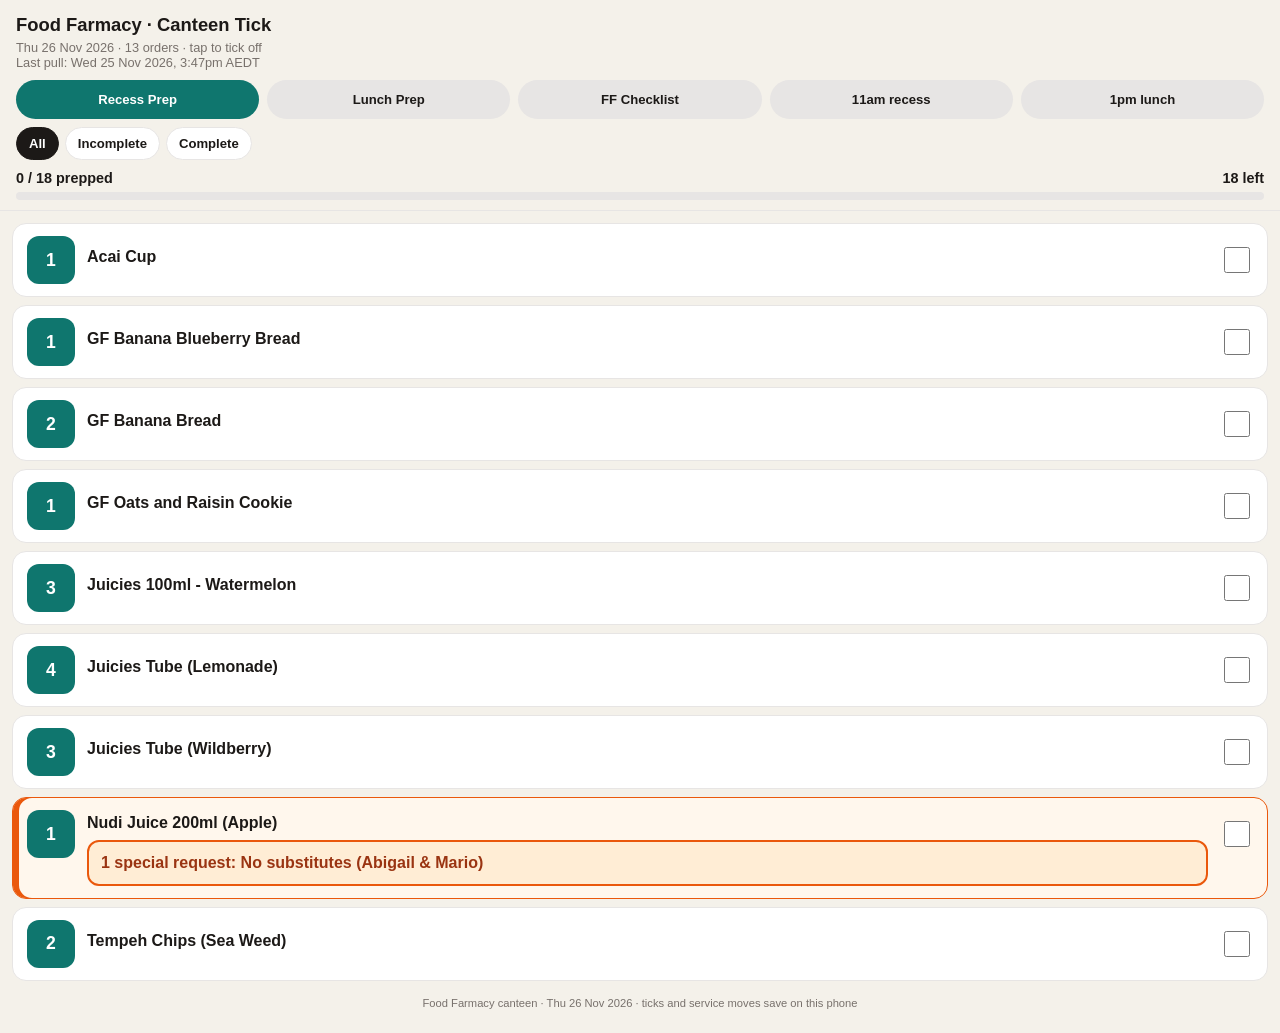
<file: index.html>
<!DOCTYPE html>
<html lang="en">
<head>
<meta charset="utf-8"/>
<meta name="robots" content="noindex, nofollow"/>
<meta name="viewport" content="width=device-width, initial-scale=1, viewport-fit=cover"/>
<meta name="apple-mobile-web-app-capable" content="yes"/>
<meta name="apple-mobile-web-app-title" content="Canteen Tick"/>
<title>FF Canteen Tick · 26 Nov 2026</title>
<style>
  :root {
    --bg: #f4f1ea; --card: #fff; --ink: #1c1917; --muted: #78716c;
    --accent: #0f766e; --line: #e7e5e4; --warn: #9a3412;
  }
  * { box-sizing: border-box; }
  body {
    margin: 0;
    font-family: -apple-system, BlinkMacSystemFont, "Segoe UI", Roboto, sans-serif;
    background: var(--bg); color: var(--ink);
    padding: 12px 12px calc(24px + env(safe-area-inset-bottom));
  }
  header {
    position: sticky; top: 0; z-index: 5; background: var(--bg);
    margin: -12px -12px 12px; padding: 14px 16px 10px;
    border-bottom: 1px solid var(--line);
  }
  h1 { font-size: 1.15rem; margin: 0 0 4px; }
  .sub { color: var(--muted); font-size: 0.8rem; margin-bottom: 10px; }
  .tabs { display: flex; gap: 8px; }
  .tab {
    flex: 1; border: none; border-radius: 999px; padding: 12px 10px;
    font-size: 0.95rem; font-weight: 600; background: #e7e5e4; color: var(--ink);
  }
  .tab.active { background: var(--accent); color: #fff; }
  .progress {
    margin-top: 10px; font-size: 0.9rem; font-weight: 600;
    display: flex; justify-content: space-between; align-items: center;
  }
  .bar { height: 8px; background: #e7e5e4; border-radius: 999px; overflow: hidden; margin-top: 6px; }
  .bar > span { display: block; height: 100%; background: var(--accent); width: 0%; transition: width .2s; }
  .actions { display: flex; gap: 8px; margin-top: 10px; }
  .actions button {
    flex: 1; padding: 10px; border-radius: 10px; border: 1px solid var(--line);
    background: var(--card); font-size: 0.8rem; font-weight: 600;
  }
  .child {
    background: var(--card); border-radius: 14px; padding: 12px 12px 8px;
    margin-bottom: 10px; box-shadow: 0 1px 2px rgba(0,0,0,.04);
  }
  .child.complete { opacity: 0.55; }
  .child.missing { outline: 2px solid #f59e0b; }
  .badge {
    display: inline-block; font-size: 0.65rem; font-weight: 700;
    background: #fef3c7; color: #92400e; padding: 2px 6px; border-radius: 6px; margin-left: 6px;
  }
  .child-name { font-weight: 700; font-size: 1.05rem; }
  .child-meta { color: var(--muted); font-size: 0.78rem; margin-top: 2px; }
  .item {
    display: flex; align-items: flex-start; gap: 12px;
    padding: 12px 4px; border-top: 1px solid var(--line);
    cursor: pointer; user-select: none; -webkit-tap-highlight-color: transparent;
  }
  .item input { width: 26px; height: 26px; margin-top: 1px; flex-shrink: 0; accent-color: var(--accent); }
  .item.done .label { text-decoration: line-through; color: var(--muted); }
  .label { font-size: 0.98rem; line-height: 1.35; }
  .label-col { flex: 1; min-width: 0; }
  .qty { display: inline-block; min-width: 1.6em; font-weight: 700; color: var(--accent); margin-right: 4px; }
  .special, .order-request, .prep-flag {
    display: block; margin-top: 8px; padding: 10px 12px; border-radius: 12px;
    background: #ffedd5; border: 2px solid #ea580c; color: #9a3412;
    font-size: 1rem; font-weight: 800; line-height: 1.35;
    overflow-wrap: anywhere;
  }
  .special-kicker {
    display: block; margin-bottom: 3px; font-size: 0.72rem; font-weight: 800;
    letter-spacing: .06em; text-transform: uppercase; color: #c2410c;
  }
  .item.has-request { align-items: flex-start; background: #fff7ed; margin: 4px -6px; padding: 8px 6px; border-radius: 12px; }
  .item.has-request .btn-move { margin-top: 6px; }
  .order-request { margin: 8px 0 4px; }
  .child.has-request { box-shadow: inset 6px 0 0 #ea580c; }
  .item.done .special, .item.done .special-kicker, .prep-row.done .prep-flag { text-decoration: none; color: #9a3412; }
  .item.done .special-kicker { color: #c2410c; }
  .unit-tag {
    display: inline-block; margin-right: 6px; padding: 1px 6px; border-radius: 999px;
    background: #f5f5f4; color: var(--muted); font-size: 0.72rem; font-weight: 800;
    vertical-align: middle;
  }
  .item { align-items: center; }
  .item-main {
    display: flex; align-items: flex-start; gap: 12px;
    flex: 1; min-width: 0; cursor: pointer;
  }
  .btn-move {
    flex-shrink: 0; white-space: nowrap;
    min-height: 44px; padding: 8px 12px; border-radius: 999px;
    border: 1px solid var(--accent); background: #f0fdfa; color: var(--accent);
    font-size: 0.8rem; font-weight: 800; cursor: pointer;
    -webkit-tap-highlight-color: transparent; touch-action: manipulation;
  }
  .btn-move:active { background: #ccfbf1; }
  .moved-hint {
    display: block; margin-top: 2px; font-size: 0.72rem; font-weight: 700; color: var(--accent);
  }
  
  .search-wrap { margin-top: 10px; }
  .search-wrap input {
    width: 100%; padding: 12px 14px; border-radius: 12px;
    border: 1px solid var(--line); font-size: 1rem;
    background: var(--card); color: var(--ink);
  }
  .search-wrap input:focus { outline: 2px solid var(--accent); border-color: var(--accent); }
  .no-match { text-align: center; color: var(--muted); padding: 28px 12px; font-size: 0.95rem; }

  
  .obs-wrap { margin-top: 8px; padding-top: 8px; border-top: 1px dashed var(--line); }
  .obs-wrap label { display: block; font-size: 0.72rem; font-weight: 700; color: var(--muted); margin-bottom: 4px; text-transform: uppercase; letter-spacing: .04em; }
  .obs-wrap textarea {
    width: 100%; min-height: 56px; resize: vertical; padding: 10px;
    border-radius: 10px; border: 1px solid var(--line); font-size: 0.92rem;
    font-family: inherit; background: #fafaf9; color: var(--ink);
  }
  .obs-wrap textarea:focus { outline: 2px solid var(--accent); border-color: var(--accent); background: #fff; }
  .obs-wrap textarea.has-text { background: #fff7ed; border-color: #fdba74; }
  body.view-report header.tick-chrome,
  body.view-report #list,
  body.view-report footer.tick-footer { display: none; }
  body.view-report #reportPage { display: block; }
  #reportPage { display: none; padding: 16px 14px 40px; max-width: 720px; margin: 0 auto; }
  #reportPage .report-top {
    position: sticky; top: 0; z-index: 5;
    background: var(--bg); padding: 8px 0 12px; margin: -8px 0 8px;
  }
  #reportPage h1 {
    margin: 10px 0 4px; font-size: 1.35rem; font-weight: 800; letter-spacing: -0.02em;
  }
  #reportPage .report-date { color: var(--muted); font-size: 0.95rem; margin-bottom: 14px; }
  #reportPage h2 { font-size: 1.05rem; margin: 4px 0 10px; }
  .request-entry .note { font-weight: 800; color: #9a3412; border-color: #ea580c; font-size: 1rem; }
  #reportPage .report-empty {
    background: var(--card); border: 1px dashed var(--line); border-radius: 14px;
    padding: 28px 16px; text-align: center; color: var(--muted);
  }
  .obs-entry {
    background: var(--card); border: 1px solid var(--line); border-radius: 14px;
    padding: 14px; margin-bottom: 10px;
  }
  .obs-entry .who { font-weight: 800; font-size: 1.05rem; }
  .obs-entry .who-meta { color: var(--muted); font-size: 0.82rem; margin-top: 2px; }
  .obs-entry .note {
    margin-top: 10px; white-space: pre-wrap; line-height: 1.45;
    background: #fff7ed; border: 1px solid #fdba74; border-radius: 10px; padding: 10px 12px;
  }
  .report-actions { display: flex; gap: 8px; margin-top: 14px; flex-wrap: wrap; }
  .report-actions button {
    flex: 1; min-width: 120px; padding: 12px; border-radius: 10px; border: none;
    font-weight: 700; font-size: 0.9rem;
  }
  .btn-primary { background: var(--accent); color: #fff; }
  .btn-secondary { background: #e7e5e4; color: var(--ink); }
  #btnBackTick {
    border: 1px solid var(--line); background: var(--card); color: var(--ink);
    border-radius: 10px; padding: 10px 12px; font-weight: 700; font-size: 0.9rem;
  }

  
  .filters { display: flex; gap: 6px; margin-top: 8px; flex-wrap: wrap; }
  .filter-chip {
    border: 1px solid var(--line); background: var(--card); color: var(--ink);
    border-radius: 999px; padding: 8px 12px; font-size: 0.82rem; font-weight: 700;
  }
  .filter-chip.active { background: var(--ink); color: #fff; border-color: var(--ink); }

  

  .child-tag {
    display: inline-block;
    margin-right: 6px;
    padding: 1px 7px;
    border-radius: 999px;
    background: #e8f5f1;
    color: #0d5c4d;
    font-size: 0.72rem;
    font-weight: 800;
    vertical-align: middle;
  }

  #btnReport {
    width: 100%;
    margin-top: 10px;
    padding: 14px 12px;
    border: none;
    border-radius: 12px;
    background: var(--accent);
    color: #fff;
    font-size: 1rem;
    font-weight: 800;
  }


  .prep-row {
    display: flex; align-items: flex-start; gap: 12px;
    background: var(--card); border: 1px solid var(--line);
    border-radius: 14px; padding: 12px 14px; margin-bottom: 8px;
  }
  .prep-row.done { opacity: 0.55; }
  .prep-row.done .prep-name { text-decoration: line-through; }
  .prep-row.has-request {
    background: #fff7ed; border-color: #ea580c; box-shadow: inset 6px 0 0 #ea580c;
  }
  .prep-qty {
    min-width: 48px; height: 48px; border-radius: 12px;
    background: var(--accent); color: #fff;
    display: flex; align-items: center; justify-content: center;
    font-weight: 900; font-size: 1.1rem; flex-shrink: 0;
  }
  .prep-row.done .prep-qty { background: #a8a29e; }
  .prep-body { flex: 1; min-width: 0; }
  .prep-name { font-weight: 700; font-size: 1rem; display: block; padding-top: 12px; }
  .prep-row.has-request .prep-name { padding-top: 4px; }
  .prep-row input[type=checkbox] { width: 26px; height: 26px; margin-top: 11px; accent-color: var(--accent); flex-shrink: 0; }
  .restock-head { font-size: 1.05rem; font-weight: 800; margin: 22px 4px 8px; }
  .restock-row { align-items: center; }
  .restock-row .prep-name { padding-top: 0; }
  .restock-row input[type=checkbox] { margin-top: 0; }
  .tabs { flex-wrap: wrap; }
  .tab { font-size: 0.82rem; }
  /* Five tabs: on phones, prep + checklist on the first row, handout on the second. */
  @media (max-width: 640px) {
    .tabs { gap: 6px; }
    .tab {
      flex: 1 1 calc(33.333% - 6px);
      padding: 10px 6px;
      font-size: 0.75rem;
      line-height: 1.2;
      white-space: normal;
    }
  }
  .chrome-handout .search-wrap,
  .chrome-handout .filters,
  .chrome-handout #btnReport,
  body.mode-prep .search-wrap,
  body.mode-prep #btnReport,
  body.mode-checklist .search-wrap,
  body.mode-checklist .filters,
  body.mode-checklist #btnReport { display: none; }




  .child-head { display: flex; flex-wrap: wrap; align-items: flex-start; gap: 8px; margin-bottom: 4px; }
  .child-head-text { flex: 1; min-width: 140px; }
  .btn-docket {
    border: 1px solid var(--accent); background: #ecfdf5; color: var(--accent);
    border-radius: 999px; padding: 6px 12px; font-size: 0.75rem; font-weight: 800;
    white-space: nowrap; cursor: pointer;
  }
  .btn-docket:active { background: #d1fae5; }
  #docketLightbox {
    display: none; position: fixed; inset: 0; z-index: 100;
    background: rgba(0,0,0,.72); padding: 16px; overflow: auto;
    align-items: flex-start; justify-content: center;
  }
  #docketLightbox.open { display: flex; }
  #docketLightbox .lb-inner {
    position: relative; background: #fff; border-radius: 14px;
    padding: 14px; max-width: 720px; width: 100%; margin: auto;
  }
  #docketLightbox .lb-close {
    position: absolute; top: 8px; right: 8px; width: 44px; height: 44px;
    border: none; border-radius: 999px; background: #e7e5e4; color: #1c1917;
    font-size: 1.4rem; font-weight: 800; cursor: pointer; line-height: 1;
    z-index: 5; -webkit-tap-highlight-color: transparent;
  }
  #docketLightbox .lb-title { font-weight: 800; margin: 0 40px 10px 0; font-size: 1rem; }
  #docketLightbox .lb-imgs { display: flex; flex-direction: column; gap: 12px; }
  #docketLightbox img {
    width: 100%; height: auto; border-radius: 10px; display: block;
    background: #f5f5f4;
  }

  footer { text-align: center; color: var(--muted); font-size: 0.7rem; margin-top: 16px; }
</style>
</head>
<body>
<header class="tick-chrome">
  <h1>Food Farmacy · Canteen Tick</h1>
  <div class="sub">Thu 26 Nov 2026 · 13 orders · tap to tick off<br><span id="lastPull"></span></div>
  <div class="tabs">
    <button class="tab active" data-view="prep-recess" type="button">Recess Prep</button>
    <button class="tab" data-view="prep-lunch" type="button">Lunch Prep</button>
    <button class="tab" data-view="ff-checklist" type="button">FF Checklist</button>
    <button class="tab" data-view="handout-recess" type="button">11am recess</button>
    <button class="tab" data-view="handout-lunch" type="button">1pm lunch</button>
  </div>
  <div class="search-wrap">
    <input id="search" type="search" placeholder="Search child, parent, or item…" autocomplete="off" enterkeyhint="search"/>
  </div>
  <div class="filters" role="group" aria-label="Completion filter">
    <button type="button" class="filter-chip active" data-filter="all">All</button>
    <button type="button" class="filter-chip" data-filter="incomplete">Incomplete</button>
    <button type="button" class="filter-chip" data-filter="complete">Complete</button>
  </div>
  <div class="progress">
    <span id="progText">0 / 0</span>
    <span id="leftText"></span>
  </div>
  <div class="bar"><span id="progBar"></span></div>
  <button type="button" id="btnReport">Generate observation report</button>
</header>
<main id="list"></main>
<footer class="tick-footer">Food Farmacy canteen · Thu 26 Nov 2026 · ticks and service moves save on this phone</footer>

<section id="reportPage" aria-label="Observations report">
  <div class="report-top">
    <button type="button" id="btnBackTick">← Back to tick list</button>
  </div>
  <h1>Observations</h1>
  <div class="report-date" id="reportDate"></div>
  <div id="reportEntries"></div>
  <div class="report-actions">
    <button type="button" class="btn-primary" id="btnCopyReport">Copy report</button>
    <button type="button" class="btn-secondary" id="btnDownloadReport">Download .txt</button>
  </div>
</section>



<div id="docketLightbox" aria-hidden="true">
  <div class="lb-inner" role="dialog" aria-modal="true" aria-labelledby="lbTitle">
    <button type="button" class="lb-close" id="lbClose" aria-label="Close">×</button>
    <div class="lb-title" id="lbTitle">Docket</div>
    <div class="lb-imgs" id="lbImgs"></div>
  </div>
</div>

<script>
const STORAGE_KEY = 'ff-canteen-tick-2026-11-26-v1';
const LAST_PULL = 'Wed 25 Nov 2026, 3:47pm AEDT'; // update on every Bopple pull
// FF Checklist ticks live in this same object as "checklist:<item name>".
// Bump STORAGE_KEY each new pull so old ticks reset.
// Service for a line: explicit "lunch"/"recess" in that line's notes wins, then the
// product default (snacks → recess, everything else → lunch). Order notes are
// ignored for service. Future pulls should store lineNotes/orderNotes and call
// assignService — do not hard-code service from the product list alone.
// Display is separate from service. A note is a staff instruction when it says
// something besides who the food is for and which service it is. Name-only and
// recess/lunch notes stay off the cards. The full original wording is shown.
function explicitService(text){
  if (!text) return null;
  const s = String(text).toLowerCase();
  const lunch = /\blunch\b/.test(s);
  const recess = /\brecess\b/.test(s);
  if (lunch === recess) return null;
  return lunch ? 'lunch' : 'recess';
}
function productDefaultService(name){
  const n = String(name || '').toLowerCase();
  if (n.includes('banana') && n.includes('bread')) return 'recess'; // incl. Banana Blueberry Bread
  if (n.includes('acai')) return 'recess';
  if (n.includes('nudi')) return 'recess'; // also Nudie Juice
  if (n.includes('juicies')) return 'recess';
  if (n.includes('buckwheat')) return 'recess';
  if (n.includes('parfait')) return 'recess';
  if (n.includes('tempeh')) return 'recess';
  if (n.includes('cookie') && n.includes('oat')) return 'recess';
  if (n.includes('loco love')) return 'recess';
  return 'lunch';
}
function assignService(name, lineNotes, orderNotes){
  return explicitService(lineNotes) || productDefaultService(name); // order-level notes never override
}
// Words that identify who or which service, not how to make or hand out the food.
const IDENTITY_WORDS = new Set(['recess','lunch','for','and','the','a','an','of','to','my','our','order','orders','canteen','toronto','tas','kindy','kinder','kindergarten','class','grade','year','prep','school','adventist','primary']);
function nameTokens(){
  const bag = new Set();
  for (const part of arguments) {
    String(part || '').toLowerCase().split(/[^a-z0-9']+/).forEach(w => { if (w) bag.add(w); });
  }
  return bag;
}
function isIdentityOnly(text, bag){
  const words = String(text || '').toLowerCase().split(/[^a-z0-9']+/).filter(Boolean);
  if (!words.length) return true;
  for (const w of words) {
    if (w.length === 1 || /^\d+$/.test(w)) continue;
    if (bag.has(w) || IDENTITY_WORDS.has(w)) continue;
    return false;
  }
  return true;
}
function lineRequest(item, person){
  const curated = String(item.special || '').trim();
  if (curated) return curated;
  const note = String(item.lineNotes || '').trim();
  if (!note) return '';
  const bag = nameTokens(person && person.name, person && person.parent, item.child);
  return isIdentityOnly(note, bag) ? '' : note;
}
function orderRequest(person){
  const note = String(person && person.orderNotes || '').trim();
  if (!note) return '';
  const source = (typeof PEOPLE !== 'undefined' && PEOPLE.find(p => p.id === person.id)) || person;
  const kids = (source.items || []).map(i => i.child);
  const bag = nameTokens(source.name, source.parent, person.name, person.parent, ...kids);
  return isIdentityOnly(note, bag) ? '' : note;
}
function addAggRequest(row, kind, text, who, qty){
  if (!text) return;
  const found = row.requests.find(r => r.kind === kind && r.text === text && r.who === who);
  if (found) found.qty += qty;
  else row.requests.push({ kind, text, who, qty });
}
function formatRequestFlag(r){
  if (r.kind === 'order') return `Order note: ${r.text} (${r.who})`;
  const prefix = r.qty === 1 ? '1 special request' : `${r.qty} special requests`;
  return `${prefix}: ${r.text} (${r.who})`;
}
function requestFlagsHtml(requests){
  return (requests || []).map(r => `<span class="prep-flag">${escapeHtml(formatRequestFlag(r))}</span>`).join('');
}
function collectPersonRequests(person){
  const lines = [];
  const order = orderRequest(person);
  if (order) lines.push({ kind:'order', item:'', text:order, qty:1 });
  const map = new Map();
  for (const i of person.items || []) {
    const text = lineRequest(i, person);
    if (!text) continue;
    const key = i.name + '\0' + text;
    const prev = map.get(key) || { kind:'item', item:i.name, text, qty:0 };
    prev.qty += i.qty || 1;
    map.set(key, prev);
  }
  for (const v of map.values()) lines.push(v);
  return lines;
}
function peopleWithRequests(){
  return PEOPLE
    .map(p => ({ p, lines: collectPersonRequests(p) }))
    .filter(x => x.lines.length)
    .sort((a, b) => a.p.name.localeCompare(b.p.name));
}
function expandItem(item, orderNotes){
  const qty = Math.max(1, item.qty || 1);
  const service = assignService(item.name, item.lineNotes, orderNotes);
  const units = [];
  for (let u = 1; u <= qty; u++) {
    units.push({
      ...item,
      service,
      qty: 1,
      unit: u,
      unitTotal: qty,
      id: qty > 1 ? item.id + '-u' + u : item.id,
    });
  }
  return units;
}
function expandPeople(people){
  for (const p of people) {
    const orderNotes = p.orderNotes || null;
    p.items = p.items.flatMap(item => expandItem(item, orderNotes));
  }
}
const PEOPLE = [
  { id:'26931081', orderId:'26931081', dockets:['dockets/26931081.svg'], name:"Diane Lapuz Hope", parent:"Diane Lapuz Hope (staff complimentary)", pickup:"Thu 26 9:00am", items:[
    { id:"26931081-juicies-tube-lemonade-0", qty:1, name:"Juicies Tube (Lemonade)" },
    { id:"26931081-pasta-napolitana-sauce-whole-wheat-1", qty:1, name:"Pasta & Napolitana Sauce (Whole Wheat)" },
  ]},
  { id:'26932659', orderId:'26932659', dockets:['dockets/26932659.svg'], name:"Maja Rees", parent:"Joel Rees", pickup:"Thu 26 9:00am", items:[
    { id:"26932659-juicies-100ml-watermelon-0", qty:1, name:"Juicies 100ml - Watermelon", child:"Maja" },
    { id:"26932659-pies-peppersteak-1", qty:1, name:"Pies (Peppersteak)", child:"Maja" },
  ]},
  { id:'26933626', orderId:'26933626', dockets:['dockets/26933626.svg'], name:"Haon & Paul", parent:"JaeDeok Yu", pickup:"Thu 26 10:00am", items:[
    { id:"26933626-nacho-bowl-0", qty:1, name:"Nacho Bowl" },
  ]},
  { id:'26934296', orderId:'26934296', dockets:['dockets/26934296.svg'], name:"Chloe & Matthias", parent:"Karina Mora", pickup:"Thu 26 10:00am", items:[
    { id:"26934296-gf-banana-blueberry-bread-0", qty:1, name:"GF Banana Blueberry Bread" },
    { id:"26934296-gf-banana-bread-1", qty:1, name:"GF Banana Bread" },
    { id:"26934296-sausage-roll-2", qty:1, name:"Sausage Roll" },
  ]},
  { id:'26937662', orderId:'26937662', dockets:['dockets/26937662.svg'], name:"Hannah Deves", parent:"Alexis Deves", pickup:"Thu 26 10:00am", orderNotes:"Hannah Deves - Toronto", items:[
    { id:"26937662-juicies-tube-lemonade-0", qty:1, name:"Juicies Tube (Lemonade)", lineNotes:"Hannah Deves - Toronto", child:"Hannah" },
    { id:"26937662-sausage-roll-1", qty:1, name:"Sausage Roll", lineNotes:"Hannah Deves - Toronto", child:"Hannah" },
  ]},
  { id:'26934171', orderId:'26934171', dockets:['dockets/26934171.svg'], name:"ASMITRA MUSK", parent:"ASMITRA MUSK", pickup:"Thu 26 10:15am", items:[
    { id:"26934171-juicies-100ml-watermelon-0", qty:2, name:"Juicies 100ml - Watermelon" },
    { id:"26934171-sausage-roll-1", qty:1, name:"Sausage Roll" },
    { id:"26934171-tempeh-chips-sea-weed-2", qty:1, name:"Tempeh Chips (Sea Weed)" },
  ]},
  { id:'26932848', orderId:'26932848', dockets:['dockets/26932848.svg'], name:"Hannah & Koen", parent:"Bronwyn Stafford", pickup:"Thu 26 10:30am", orderNotes:"Stafford", items:[
    { id:"26932848-acai-cup-0", qty:1, name:"Acai Cup", lineNotes:"Koen lunch", child:"Koen" },
    { id:"26932848-juicies-tube-wildberry-1-hannah", qty:1, name:"Juicies Tube (Wildberry)", lineNotes:"Hannah and Koen for recess", child:"Hannah" },
    { id:"26932848-juicies-tube-wildberry-1-koen", qty:1, name:"Juicies Tube (Wildberry)", lineNotes:"Hannah and Koen for recess", child:"Koen" },
    { id:"26932848-pies-creamy-mushroom-2", qty:1, name:"Pies (Creamy Mushroom)", lineNotes:"Hannah", child:"Hannah" },
    { id:"26932848-tempeh-chips-sea-weed-3", qty:1, name:"Tempeh Chips (Sea Weed)", lineNotes:"Hannah", child:"Hannah" },
  ]},
  { id:'26934975', orderId:'26934975', dockets:['dockets/26934975.svg'], name:"Indi & Denali", parent:"Claudia Sheppard", pickup:"Thu 26 11:00am", items:[
    { id:"26934975-nacho-bowl-0", qty:1, name:"Nacho Bowl", lineNotes:"Indi", child:"Indi" },
    { id:"26934975-sausage-roll-1", qty:1, name:"Sausage Roll", lineNotes:"Denali", child:"Denali" },
  ]},
  { id:'26943032', orderId:'26943032', dockets:['dockets/26943032.svg'], name:"Ariana", parent:"Natasha Curnow", pickup:"Thu 26 11:00am", orderNotes:"Ariana Curnow TAS canteen order", items:[
    { id:"26943032-acai-cup-0", qty:1, name:"Acai Cup", lineNotes:"Ariana recess", child:"Ariana" },
    { id:"26943032-pasta-napolitana-sauce-whole-wheat-1", qty:1, name:"Pasta & Napolitana Sauce (Whole Wheat)", lineNotes:"Ariana lunch", child:"Ariana" },
  ]},
  { id:'26944617', orderId:'26944617', dockets:['dockets/26944617.svg'], name:"Tiana & Zion", parent:"Letitia Campbell", pickup:"Thu 26 11:00am", items:[
    { id:"26944617-juicies-tube-lemonade-0", qty:2, name:"Juicies Tube (Lemonade)" },
    { id:"26944617-pies-creamy-mushroom-1", qty:1, name:"Pies (Creamy Mushroom)" },
    { id:"26944617-sausage-roll-2", qty:2, name:"Sausage Roll" },
  ]},
  { id:'26943559', orderId:'26943559', dockets:['dockets/26943559.svg'], name:"Oscar Roki", parent:"Luke Roki", pickup:"Thu 26 12:15pm", orderNotes:"Oscar Roki", items:[
    { id:"26943559-juicies-tube-wildberry-0", qty:1, name:"Juicies Tube (Wildberry)", lineNotes:"Oscar Roki", child:"Oscar" },
  ]},
  { id:'26930983', orderId:'26930983', dockets:['dockets/26930983.svg'], name:"Abigail & Mario", parent:"Karin Gonzalez", pickup:"Thu 26 12:30pm", items:[
    { id:"26930983-gf-banana-bread-0", qty:1, name:"GF Banana Bread", lineNotes:"Mario", child:"Mario" },
    { id:"26930983-gf-oats-and-raisin-cookie-1", qty:1, name:"GF Oats and Raisin Cookie", lineNotes:"Abi", child:"Abigail (Abi)" },
    { id:"26930983-nudi-juice-200ml-apple-2", qty:1, name:"Nudi Juice 200ml (Apple)", lineNotes:"No substitutes" },
    { id:"26930983-pasta-napolitana-sauce-whole-wheat-3", qty:1, name:"Pasta & Napolitana Sauce (Whole Wheat)", lineNotes:"Mario no sauce and please add salt", child:"Mario" },
    { id:"26930983-refried-beans-toastie-4", qty:1, name:"Refried Beans Toastie", lineNotes:"Abi", child:"Abigail (Abi)" },
  ]},
  { id:'26930181', orderId:'26930181', dockets:['dockets/26930181.svg'], name:"Luca Venturi", parent:"Mariana Venturi", pickup:"Thu 26 1:00pm", orderNotes:"Luca Venturi", items:[
    { id:"26930181-chia-berry-cup-200ml-0", qty:1, name:"Chia Berry Cup 200ml", child:"Luca" },
  ]},
];
expandPeople(PEOPLE);
document.getElementById('lastPull').textContent = 'Last pull: ' + LAST_PULL;
let view = 'prep-recess';
let searchQuery = '';
let statusFilter = 'all';
const MOVE_KEY = STORAGE_KEY + '-moves';
const OBS_KEY = 'ff-canteen-tick-2026-09-24-observations';
const OBS_KEY_PREV = 'ff-canteen-tick-2026-09-24-v2-observations';
let done = loadDone();
let observations = loadObs();
let serviceMoves = loadMoves();
function loadDone(){ try { return JSON.parse(localStorage.getItem(STORAGE_KEY)||'{}'); } catch { return {}; } }
function saveDone(){ localStorage.setItem(STORAGE_KEY, JSON.stringify(done)); }
function loadMoves(){ try { return JSON.parse(localStorage.getItem(MOVE_KEY)||'{}'); } catch { return {}; } }
function saveMoves(){ localStorage.setItem(MOVE_KEY, JSON.stringify(serviceMoves)); }
function loadObs(){
  try {
    const cur = localStorage.getItem(OBS_KEY);
    if (cur) return JSON.parse(cur);
    const prev = localStorage.getItem(OBS_KEY_PREV);
    if (prev) { localStorage.setItem(OBS_KEY, prev); return JSON.parse(prev); }
  } catch { /* keep empty */ }
  return {};
}
function saveObs(){ localStorage.setItem(OBS_KEY, JSON.stringify(observations)); }
function isPrepView(){ return view.startsWith('prep-'); }
function isChecklistView(){ return view === 'ff-checklist'; }
function serviceOfView(){ return view.endsWith('recess') ? 'recess' : 'lunch'; }
function prepKey(svc, name){ return 'prep:' + svc + ':' + name; }
function checklistKey(name){ return 'checklist:' + name; }
const CHECKLIST_LETTUCE = 'Head of Lettuce';
function effectiveService(item){
  const moved = serviceMoves[item.id];
  return (moved === 'lunch' || moved === 'recess') ? moved : item.service;
}
function findItem(id){
  for (const p of PEOPLE) for (const i of p.items) if (i.id === id) return i;
  return null;
}
function itemsForService(svc){
  const out=[];
  for (const p of PEOPLE){
    const items=p.items.filter(i=>effectiveService(i)===svc);
    if(items.length) out.push({...p, items});
  }
  out.sort((a,b)=>a.name.localeCompare(b.name));
  return out;
}
function aggregatePrep(svc){
  const map = new Map();
  for (const p of PEOPLE){
    const orderText = orderRequest(p);
    for (const i of p.items){
      if (effectiveService(i) !== svc) continue;
      let row = map.get(i.name);
      if (!row) { row = { id: prepKey(svc, i.name), name: i.name, qty: 0, requests: [] }; map.set(i.name, row); }
      row.qty += i.qty;
      addAggRequest(row, 'item', lineRequest(i, p), p.name, i.qty);
      addAggRequest(row, 'order', orderText, p.name, i.qty);
    }
  }
  return [...map.values()].sort((a,b) => a.name.localeCompare(b.name));
}
// Global stock list: every expanded unit once, across both services.
// A service move only changes effectiveService; it does not copy the line,
// so summing here cannot double-count. Always add 1 Head of Lettuce
// (nacho-bowl ingredient), even when lettuce is never ordered on its own.
function aggregateChecklist(){
  const map = new Map();
  for (const p of PEOPLE){
    const orderText = orderRequest(p);
    for (const i of p.items){
      let row = map.get(i.name);
      if (!row) { row = { id: checklistKey(i.name), name: i.name, qty: 0, requests: [] }; map.set(i.name, row); }
      row.qty += i.qty;
      addAggRequest(row, 'item', lineRequest(i, p), p.name, i.qty);
      addAggRequest(row, 'order', orderText, p.name, i.qty);
    }
  }
  let lettuce = map.get(CHECKLIST_LETTUCE);
  if (!lettuce) {
    lettuce = { id: checklistKey(CHECKLIST_LETTUCE), name: CHECKLIST_LETTUCE, qty: 0, requests: [] };
    map.set(CHECKLIST_LETTUCE, lettuce);
  }
  lettuce.qty += 1;
  return [...map.values()].sort((a,b) => a.name.localeCompare(b.name));
}
// Buy-list rows on the FF Checklist. Item name only. Ticks share the weekly storage key.
const RESTOCK_TO_BUY = [
  'Disposable bowls',
  'Disposable spoons',
  'Cutlery kits',
  'Detergent',
  'Paper towel',
  'Corn chips',
  'Tomato sauce (extra)',
  'Lettuce (extra)',
  'Cutlery',
  'Disposable plates',
];
function restockKey(name){ return 'restock:' + name; }
function restockHtml(){
  const rows = RESTOCK_TO_BUY.map(name => {
    const id = restockKey(name);
    const isDone = !!done[id];
    return `<label class="prep-row restock-row ${isDone?'done':''}">
      <span class="prep-body"><span class="prep-name">${escapeHtml(name)}</span></span>
      <input type="checkbox" data-id="${escapeHtml(id)}" ${isDone?'checked':''}/>
    </label>`;
  }).join('');
  return `<h2 class="restock-head">Restock to buy</h2>${rows}`;
}
function escapeHtml(s){ return String(s).replace(/[&<>"']/g,c=>({'&':'&amp;','<':'&lt;','>':'&gt;','"':'&quot;',"'":'&#39;'}[c])); }
function render(){
  const list=document.getElementById('list');
  document.body.classList.toggle('mode-prep', isPrepView());
  document.body.classList.toggle('mode-checklist', isChecklistView());
  document.querySelectorAll('.tab').forEach(t=>t.classList.toggle('active', t.dataset.view===view));

  if (isPrepView() || isChecklistView()) {
    const checklist = isChecklistView();
    let rows = checklist ? aggregateChecklist() : aggregatePrep(serviceOfView());
    let svcTotal = 0, svcChecked = 0;
    for (const r of rows) { svcTotal += r.qty; if (done[r.id]) svcChecked += r.qty; }
    const verb = checklist ? 'checked' : 'prepped';
    document.getElementById('progText').textContent = `${svcChecked} / ${svcTotal} ${verb}`;
    document.getElementById('leftText').textContent = svcTotal ? `${svcTotal - svcChecked} left` : '';
    document.getElementById('progBar').style.width = svcTotal ? `${(svcChecked/svcTotal)*100}%` : '0%';

    // Checklist chrome hides the filter chips, so always show the full global list.
    if (!checklist) {
      if (statusFilter === 'incomplete') rows = rows.filter(r => !done[r.id]);
      else if (statusFilter === 'complete') rows = rows.filter(r => !!done[r.id]);
    }

    if (!rows.length) {
      const empty = checklist
        ? 'Nothing on the checklist'
        : (statusFilter==='complete'?'Nothing marked prepped yet':statusFilter==='incomplete'?'All prep items done':'Nothing to prep');
      list.innerHTML = `<div class="no-match">${empty}</div>`;
      return;
    }
    let html = rows.map(r => {
      const isDone = !!done[r.id];
      const flags = requestFlagsHtml(r.requests);
      return `<label class="prep-row ${isDone?'done':''}${flags?' has-request':''}">
        <span class="prep-qty">${r.qty}</span>
        <span class="prep-body">
          <span class="prep-name">${escapeHtml(r.name)}</span>
          ${flags}
        </span>
        <input type="checkbox" data-id="${escapeHtml(r.id)}" ${isDone?'checked':''}/>
      </label>`;
    }).join('');
    if (checklist) html += restockHtml();
    list.innerHTML = html;
    return;
  }

  const service = serviceOfView();
  let groups=itemsForService(service);
  const q = searchQuery.trim().toLowerCase();
  const serviceAll = groups;
  let svcTotal = 0, svcChecked = 0;
  for (const g of serviceAll) for (const i of g.items) { svcTotal += i.qty; if (done[i.id]) svcChecked += i.qty; }
  if (q) {
    groups = groups.map(g => {
      const parentHit = (g.parent||'').toLowerCase().includes(q);
      const nameHit = (g.name||'').toLowerCase().includes(q);
      const orderHit = (g.orderNotes||'').toLowerCase().includes(q);
      const items = g.items.filter(i =>
        parentHit || nameHit || orderHit ||
        (i.name||'').toLowerCase().includes(q) ||
        (i.special||'').toLowerCase().includes(q) ||
        (i.lineNotes||'').toLowerCase().includes(q) ||
        (i.child||'').toLowerCase().includes(q)
      );
      if (parentHit || nameHit || orderHit) return { ...g, items: g.items };
      return { ...g, items };
    }).filter(g => g.items.length);
  }
  if (statusFilter === 'incomplete') {
    groups = groups.map(g => ({
      ...g,
      items: g.items.filter(i => !done[i.id])
    })).filter(g => g.items.length);
  } else if (statusFilter === 'complete') {
    groups = groups.map(g => ({
      ...g,
      items: g.items.filter(i => !!done[i.id])
    })).filter(g => g.items.length);
  }
  document.getElementById('progText').textContent=`${svcChecked} / ${svcTotal} handed out`;
  document.getElementById('leftText').textContent=svcTotal?`${svcTotal-svcChecked} left`:'';
  document.getElementById('progBar').style.width=svcTotal?`${(svcChecked/svcTotal)*100}%`:'0%';
  if (!groups.length) {
    let emptyMsg = 'Nothing in this service';
    if (q && statusFilter !== 'all') emptyMsg = `No ${statusFilter} matches for “${escapeHtml(searchQuery.trim())}”`;
    else if (q) emptyMsg = `No matches for “${escapeHtml(searchQuery.trim())}”`;
    else if (statusFilter === 'incomplete') emptyMsg = 'All items in this service are complete';
    else if (statusFilter === 'complete') emptyMsg = 'No completed items in this service yet';
    list.innerHTML = `<div class="no-match">${emptyMsg}</div>`;
    return;
  }
  list.innerHTML=groups.map(g=>{
    const allDone=g.items.every(i=>done[i.id]);
    const meta=[g.parent?`Parent: ${g.parent}`:null, g.pickup?`Pickup ${g.pickup}`:null].filter(Boolean).join(' · ');
    const badge=g.missing?'<span class="badge">WAS MISSING</span>':'';
    const rows=g.items.map(i=>{
      const isDone=!!done[i.id];
      const svcNow = effectiveService(i);
      const other = svcNow === 'recess' ? 'lunch' : 'recess';
      const otherLabel = other === 'lunch' ? 'Lunch' : 'Recess';
      const childTag = i.child ? `<span class="child-tag">${escapeHtml(i.child)}</span>` : '';
      const unitTag = i.unitTotal > 1 ? `<span class="unit-tag">${i.unit} of ${i.unitTotal}</span>` : '';
      const movedHint = (serviceMoves[i.id] && serviceMoves[i.id] !== i.service)
        ? `<span class="moved-hint">moved from ${escapeHtml(i.service)}</span>` : '';
      const request = lineRequest(i, g);
      const special = request
        ? `<span class="special"><span class="special-kicker">Special request</span>${escapeHtml(request)}</span>`
        : '';
      return `<div class="item ${isDone?'done':''}${request?' has-request':''}">
        <label class="item-main">
          <input type="checkbox" data-id="${escapeHtml(i.id)}" ${isDone?'checked':''}/>
          <span class="label-col">
            <span class="label">${unitTag}${childTag}${escapeHtml(i.name)}${movedHint}</span>
            ${special}
          </span>
        </label>
        <button type="button" class="btn-move" data-move-id="${escapeHtml(i.id)}" data-move-to="${other}" aria-label="Move ${escapeHtml(i.name)} to ${otherLabel}">→ ${otherLabel}</button>
      </div>`;
    }).join('');
        const obsVal = observations[g.id] || '';
    const obsClass = obsVal.trim() ? 'has-text' : '';
    const orderId = g.orderId || g.id;
    const dockets = Array.isArray(g.dockets) ? g.dockets : (orderId ? ['dockets/' + orderId + '.svg'] : []); // dockets:[] = no screenshot
    const docketBtn = dockets.length
      ? `<button type="button" class="btn-docket" data-dockets="${escapeHtml(JSON.stringify(dockets))}" data-docket-name="${escapeHtml(g.name)}">View docket</button>`
      : '';
    const orderNote = orderRequest(g);
    const orderBanner = orderNote
      ? `<div class="order-request"><span class="special-kicker">Order note</span>${escapeHtml(orderNote)}</div>`
      : '';
    const anyRequest = !!(orderNote || g.items.some(i => lineRequest(i, g)));
    return `<section class="child ${allDone?'complete':''} ${g.missing?'missing':''}${anyRequest?' has-request':''}" data-person="${g.id}">
      <div class="child-head"><div class="child-head-text"><div class="child-name">${escapeHtml(g.name)}${badge}</div>
      ${meta?`<div class="child-meta">${escapeHtml(meta)}</div>`:''}</div>${docketBtn}</div>
      ${orderBanner}
      ${rows}
      <div class="obs-wrap">
        <label for="obs-${g.id}">Observations</label>
        <textarea id="obs-${g.id}" class="${obsClass}" data-person="${g.id}" placeholder="Notes for this order…">${escapeHtml(obsVal)}</textarea>
      </div>
    </section>`;
  }).join('');
}
document.getElementById('list').addEventListener('change',e=>{
  const t=e.target; if(!t.matches('input[type=checkbox][data-id]')) return;
  if(t.checked) done[t.dataset.id]=true; else delete done[t.dataset.id];
  saveDone(); render();
});
document.querySelectorAll('.tab').forEach(btn=>btn.addEventListener('click',()=>{ view=btn.dataset.view; render(); }));

document.getElementById('search').addEventListener('input', (e) => {
  searchQuery = e.target.value || '';
  render();
});
document.querySelectorAll('.filter-chip').forEach(btn => {
  btn.addEventListener('click', () => {
    statusFilter = btn.dataset.filter;
    document.querySelectorAll('.filter-chip').forEach(b => b.classList.toggle('active', b === btn));
    render();
  });
});

document.getElementById('list').addEventListener('input', (e) => {
  const t = e.target;
  if (!t.matches('textarea[data-person]')) return;
  const id = t.dataset.person;
  const val = t.value;
  if (val.trim()) { observations[id] = val; t.classList.add('has-text'); }
  else { delete observations[id]; t.classList.remove('has-text'); }
  saveObs();
});

function formatReportDate(d) {
  return d.toLocaleDateString('en-AU', { weekday: 'short', day: 'numeric', month: 'short', year: 'numeric' });
}
function entriesWithObs() {
  return PEOPLE
    .map(p => ({ p, note: (observations[p.id] || '').trim() }))
    .filter(x => x.note)
    .sort((a, b) => a.p.name.localeCompare(b.p.name));
}
function requestReportHtml() {
  const rows = peopleWithRequests();
  if (!rows.length) return '';
  return `<h2>Customer special requests</h2>` + rows.map(({ p, lines }) => {
    const meta = [p.parent ? 'Parent: ' + p.parent : null, p.pickup ? 'Pickup ' + p.pickup : null].filter(Boolean).join(' · ');
    const body = lines.map(r => {
      if (r.kind === 'order') return `<div class="note"><span class="special-kicker">Order note</span>${escapeHtml(r.text)}</div>`;
      const qty = r.qty > 1 ? ` ×${r.qty}` : '';
      return `<div class="note"><span class="special-kicker">${escapeHtml(r.item + qty)}</span>${escapeHtml(r.text)}</div>`;
    }).join('');
    return `<article class="obs-entry request-entry">
      <div class="who">${escapeHtml(p.name)}${p.missing ? ' <span class="badge">WAS MISSING</span>' : ''}</div>
      ${meta ? `<div class="who-meta">${escapeHtml(meta)}</div>` : ''}
      ${body}
    </article>`;
  }).join('');
}
function buildReportText() {
  const lines = [];
  const now = new Date();
  const reqRows = peopleWithRequests();
  if (reqRows.length) {
    lines.push('Customer special requests — ' + formatReportDate(now));
    lines.push('');
    for (const { p, lines: reqs } of reqRows) {
      const meta = [p.parent ? 'Parent: ' + p.parent : null, p.pickup ? 'Pickup ' + p.pickup : null].filter(Boolean).join(' · ');
      lines.push(p.name);
      if (meta) lines.push(meta);
      for (const r of reqs) {
        if (r.kind === 'order') lines.push('Order note: ' + r.text);
        else lines.push(r.item + (r.qty > 1 ? ' x' + r.qty : '') + ': ' + r.text);
      }
      lines.push('');
    }
  }
  lines.push('Observations — ' + formatReportDate(now));
  lines.push('Generated: ' + now.toLocaleString('en-AU'));
  lines.push('');
  const rows = entriesWithObs();
  if (!rows.length) {
    lines.push('(No observations entered yet.)');
  } else {
    for (const { p, note } of rows) {
      const meta = [p.parent ? 'Parent: ' + p.parent : null, p.pickup ? 'Pickup ' + p.pickup : null].filter(Boolean).join(' · ');
      lines.push(p.name);
      if (meta) lines.push(meta);
      lines.push(note);
      lines.push('');
    }
  }
  return lines.join('\n').trim() + '\n';
}
function openReport() {
  const now = new Date();
  document.getElementById('reportDate').textContent = formatReportDate(now);
  const box = document.getElementById('reportEntries');
  const rows = entriesWithObs();
  const requests = requestReportHtml();
  if (!rows.length) {
    box.innerHTML = requests + '<div class="report-empty">No observations yet.<br/>Add notes under each order, then come back here.</div>';
  } else {
    box.innerHTML = requests + rows.map(({ p, note }) => {
      const meta = [p.parent ? 'Parent: ' + p.parent : null, p.pickup ? 'Pickup ' + p.pickup : null].filter(Boolean).join(' · ');
      return `<article class="obs-entry">
        <div class="who">${escapeHtml(p.name)}${p.missing ? ' <span class="badge">WAS MISSING</span>' : ''}</div>
        ${meta ? `<div class="who-meta">${escapeHtml(meta)}</div>` : ''}
        <div class="note">${escapeHtml(note)}</div>
      </article>`;
    }).join('');
  }
  document.body.classList.add('view-report');
  window.scrollTo(0, 0);
}
function closeReport() {
  document.body.classList.remove('view-report');
  }
document.getElementById('btnReport').addEventListener('click', openReport);
document.getElementById('btnBackTick').addEventListener('click', closeReport);
document.getElementById('btnCopyReport').addEventListener('click', async () => {
  const text = buildReportText();
  try {
    await navigator.clipboard.writeText(text);
    alert('Report copied');
  } catch {
    prompt('Copy report:', text);
  }
});
document.getElementById('btnDownloadReport').addEventListener('click', () => {
  const text = buildReportText();
  const blob = new Blob([text], { type: 'text/plain' });
  const a = document.createElement('a');
  a.href = URL.createObjectURL(blob);
  a.download = 'canteen-observations-2026-11-26.txt';
  a.click();
  URL.revokeObjectURL(a.href);
});




function openDocketLightbox(paths, title) {
  const box = document.getElementById('docketLightbox');
  const imgs = document.getElementById('lbImgs');
  document.getElementById('lbTitle').textContent = title ? ('Docket · ' + title) : 'Docket';
  imgs.innerHTML = (paths||[]).map(src => `<img src="${escapeHtml(src)}" alt="Canteen order screenshot"/>`).join('');
  imgs.querySelectorAll('img').forEach(img => {
    img.addEventListener('error', () => {
      const note = document.createElement('p');
      note.className = 'no-match';
      note.textContent = 'Order screenshot not loaded yet';
      img.replaceWith(note);
    });
  });
  box.classList.add('open');
  box.setAttribute('aria-hidden', 'false');
}
function closeDocketLightbox() {
  const box = document.getElementById('docketLightbox');
  box.classList.remove('open');
  box.setAttribute('aria-hidden', 'true');
  document.getElementById('lbImgs').innerHTML = '';
}
document.getElementById('list').addEventListener('click', (e) => {
  const moveBtn = e.target.closest('.btn-move');
  if (moveBtn) {
    e.preventDefault();
    e.stopPropagation();
    const id = moveBtn.dataset.moveId;
    const to = moveBtn.dataset.moveTo;
    const item = findItem(id);
    if (!item || (to !== 'lunch' && to !== 'recess')) return;
    if (to === item.service) delete serviceMoves[id];
    else serviceMoves[id] = to;
    saveMoves();
    render();
    return;
  }
  const btn = e.target.closest('.btn-docket');
  if (!btn) return;
  e.preventDefault();
  e.stopPropagation();
  let paths = [];
  try { paths = JSON.parse(btn.dataset.dockets || '[]'); } catch {}
  openDocketLightbox(paths, btn.dataset.docketName || '');
});
document.addEventListener('click', (e) => {
  if (e.target.closest('#lbClose')) {
    e.preventDefault();
    e.stopPropagation();
    closeDocketLightbox();
    return;
  }
  if (e.target.id === 'docketLightbox') closeDocketLightbox();
});
document.addEventListener('keydown', (e) => {
  if (e.key === 'Escape') closeDocketLightbox();
});

render();
</script>

</body>
</html>
</file>
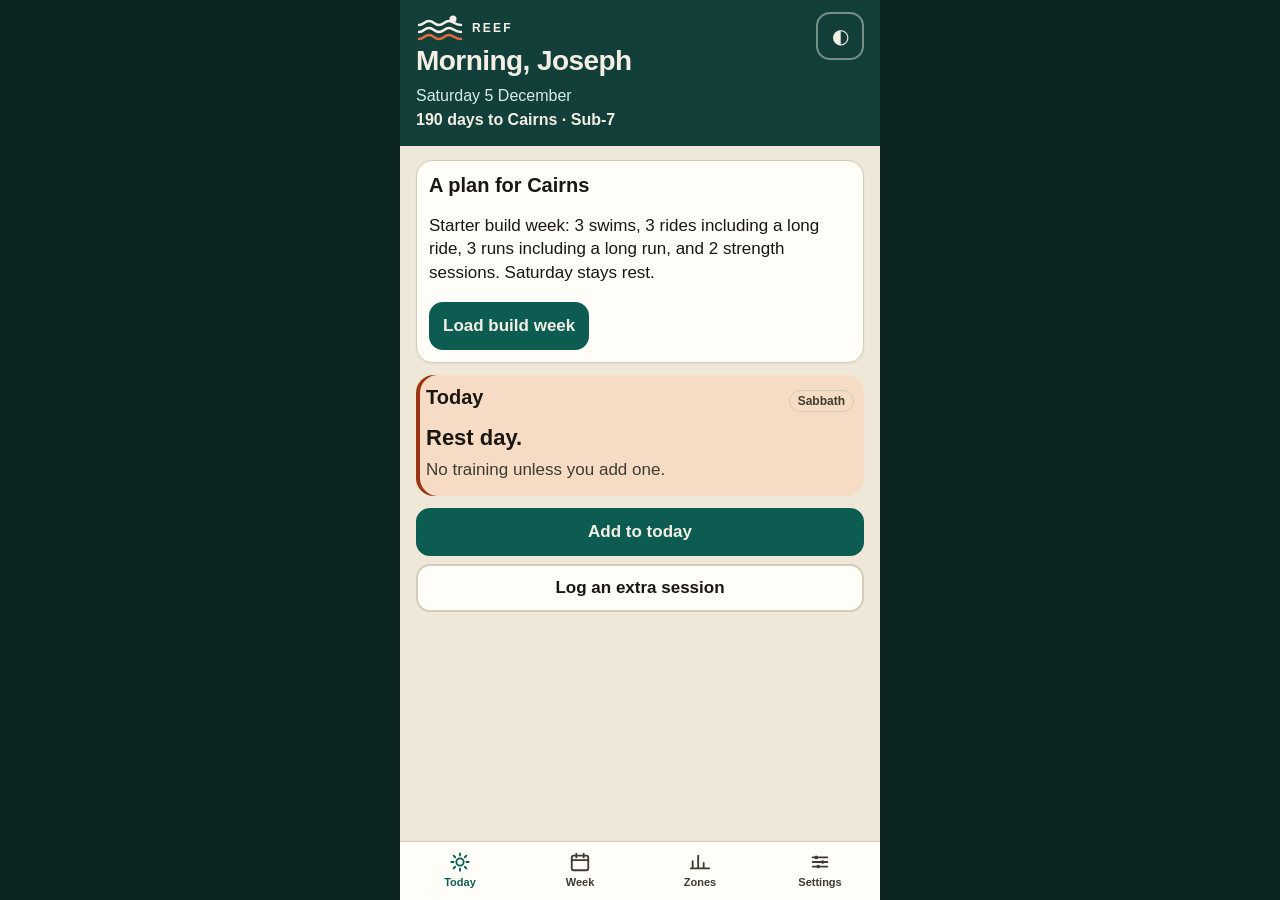
<file: train/index.html>
<!DOCTYPE html>
<html lang="en-AU">
<head>
<meta charset="utf-8">
<meta name="viewport" content="width=device-width, initial-scale=1, viewport-fit=cover, interactive-widget=resizes-content">
<script>
(function () {
  try {
    var raw = JSON.parse(localStorage.getItem("reef.v1") || "null");
    var theme = raw && raw.settings && raw.settings.theme;
    var dark = theme === "dark" || (theme !== "light" && matchMedia("(prefers-color-scheme: dark)").matches);
    document.documentElement.dataset.theme = dark ? "dark" : "light";
  } catch (e) {
    document.documentElement.dataset.theme = "light";
  }
})();
</script>
<title>Reef</title>
<meta name="description" content="Reef is a training log for IRONMAN 70.3 Cairns. Plans and results stay on this phone.">
<meta name="theme-color" content="#123f3a">
<meta name="apple-mobile-web-app-capable" content="yes">
<meta name="mobile-web-app-capable" content="yes">
<meta name="apple-mobile-web-app-status-bar-style" content="black-translucent">
<meta name="apple-mobile-web-app-title" content="Reef">
<link rel="manifest" href="manifest.json">
<link rel="apple-touch-icon" href="apple-touch-icon.png">
<link rel="icon" href="favicon-32.png" sizes="32x32">
<link rel="stylesheet" href="app.css">
</head>
<body>
<div id="app">
  <header>
    <div class="brandrow">
      <div>
        <div class="kicker">
          <svg width="48" height="32" viewBox="0 0 48 32" aria-hidden="true">
            <circle cx="37" cy="7" r="3.5" fill="#f4efe4"/>
            <path d="M3 13c5 0 5-4 10-4s5 4 10 4 5-4 10-4 5 4 12 4" fill="none" stroke="#f4efe4" stroke-width="2.4" stroke-linecap="round"/>
            <path d="M3 20c5 0 5-4 10-4s5 4 10 4 5-4 10-4 5 4 12 4" fill="none" stroke="#f4efe4" stroke-width="2.4" stroke-linecap="round"/>
            <path d="M3 27c5 0 5-4 10-4s5 4 10 4 5-4 10-4 5 4 12 4" fill="none" stroke="#e36a3a" stroke-width="2.6" stroke-linecap="round"/>
          </svg>
          REEF
        </div>
        <h1 id="hello">Reef</h1>
      </div>
      <button type="button" class="iconbtn" id="themeBtn" data-act="theme-cycle" aria-label="Theme auto">◐</button>
    </div>
    <p id="sub"></p>
    <p id="goal"></p>
    <p id="offline" hidden>Offline · the plan is on this phone</p>
    <div id="toast" hidden role="status"><span id="toastText"></span><button type="button" id="toastUndo" data-act="undo">Undo</button></div>
  </header>
  <main id="view"></main>
  <nav aria-label="Sections">
    <button type="button" data-tab="today">
      <svg viewBox="0 0 24 24" aria-hidden="true"><circle cx="12" cy="12" r="4" fill="none" stroke="currentColor" stroke-width="2"/><path d="M12 2.5v2.5M12 19v2.5M2.5 12H5M19 12h2.5M5 5l1.8 1.8M17.2 17.2 19 19M19 5l-1.8 1.8M6.8 17.2 5 19" fill="none" stroke="currentColor" stroke-width="2" stroke-linecap="round"/></svg>
      <span>Today</span>
    </button>
    <button type="button" data-tab="week">
      <svg viewBox="0 0 24 24" aria-hidden="true"><rect x="3" y="5" width="18" height="16" rx="2" fill="none" stroke="currentColor" stroke-width="2"/><path d="M3 10h18M8 3v4M16 3v4" fill="none" stroke="currentColor" stroke-width="2" stroke-linecap="round"/></svg>
      <span>Week</span>
    </button>
    <button type="button" data-tab="zones">
      <svg viewBox="0 0 24 24" aria-hidden="true"><path d="M4 19V11M10 19V5M16 19v-6M22 19H2" fill="none" stroke="currentColor" stroke-width="2" stroke-linecap="round"/></svg>
      <span>Zones</span>
    </button>
    <button type="button" data-tab="settings">
      <svg viewBox="0 0 24 24" aria-hidden="true"><path d="M4 7h16M4 12h16M4 17h16" fill="none" stroke="currentColor" stroke-width="2" stroke-linecap="round"/><circle cx="8" cy="7" r="2" fill="currentColor"/><circle cx="15" cy="12" r="2" fill="currentColor"/><circle cx="10" cy="17" r="2" fill="currentColor"/></svg>
      <span>Settings</span>
    </button>
  </nav>
</div>
<div id="sheet" hidden></div>
<noscript><p style="padding:16px;font-family:sans-serif">Reef needs JavaScript. It still runs entirely on this phone.</p></noscript>
<script src="logic.js"></script>
<script src="app.js"></script>
</body>
</html>
</file>
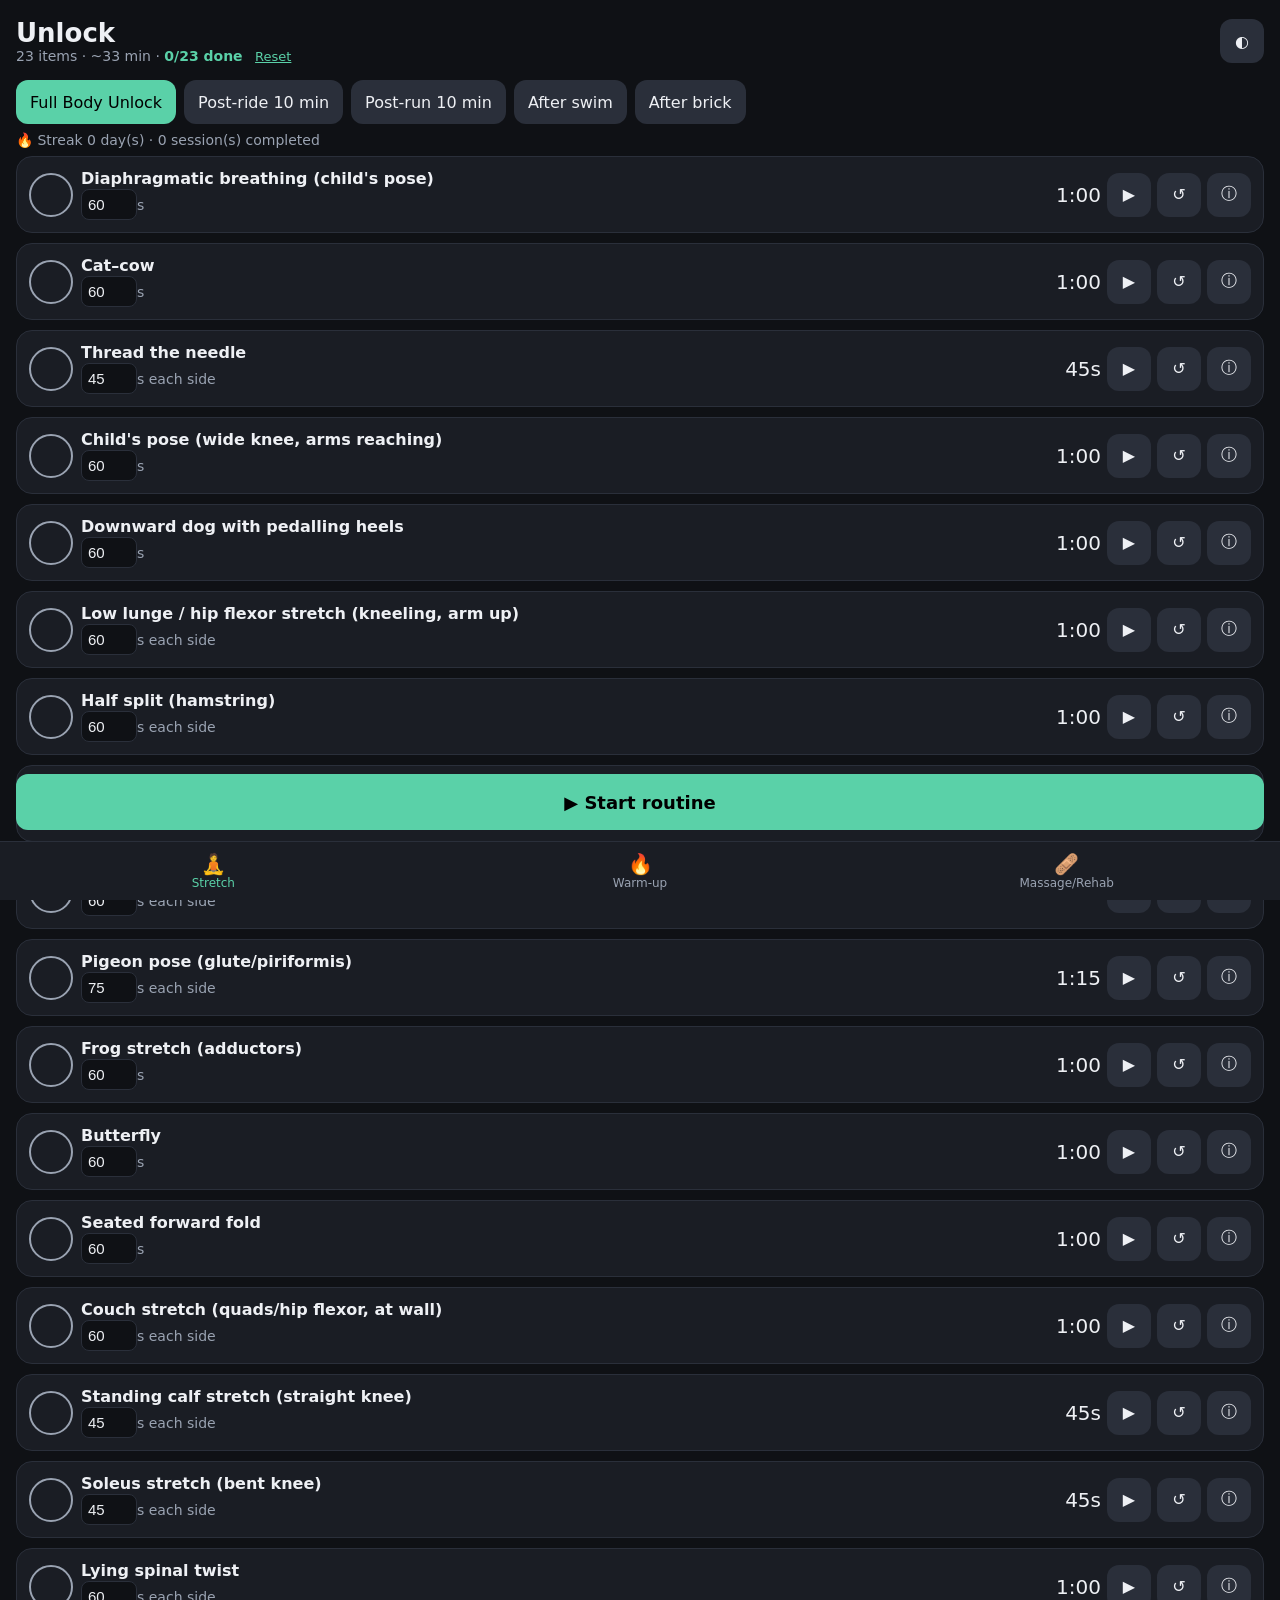
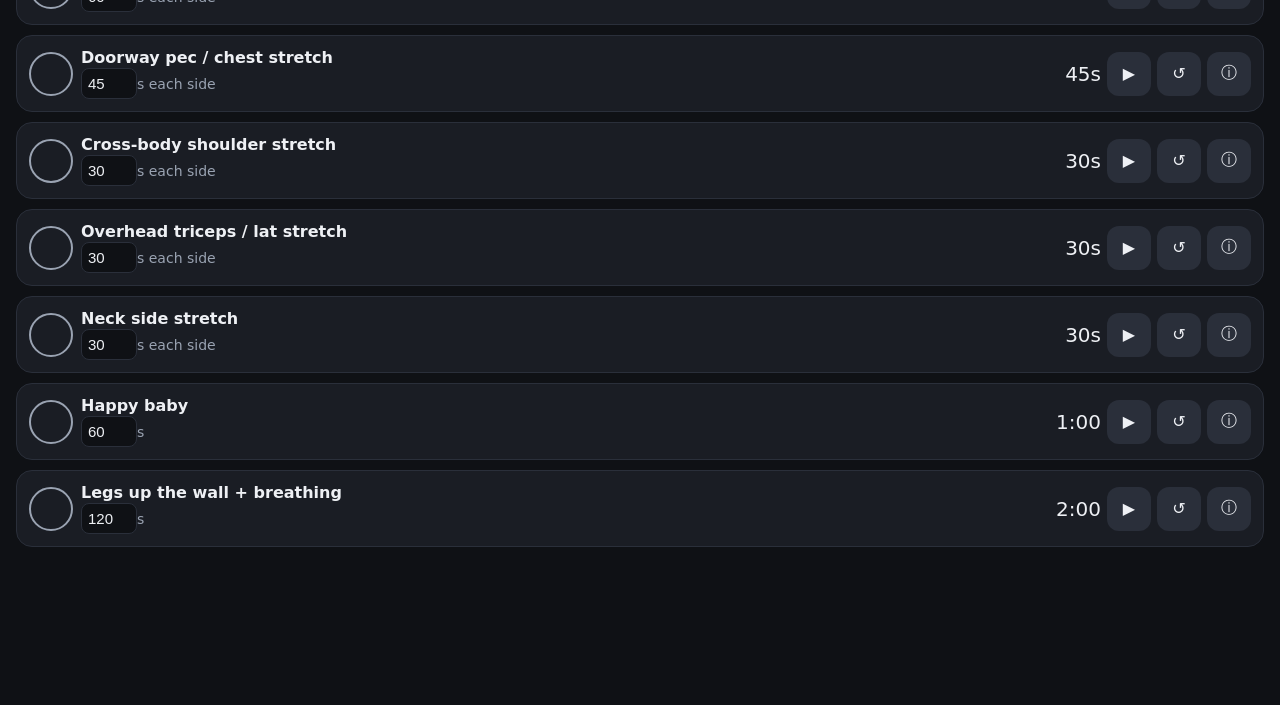
<file: unlock/index.html>
<!DOCTYPE html><html lang="en"><head><meta charset="utf-8">
<meta name="viewport" content="width=device-width,initial-scale=1,viewport-fit=cover">
<meta name="apple-mobile-web-app-capable" content="yes"><meta name="mobile-web-app-capable" content="yes">
<meta name="apple-mobile-web-app-status-bar-style" content="black-translucent"><meta name="apple-mobile-web-app-title" content="Unlock">
<meta name="theme-color" content="#0f1115"><title>Unlock – Stretching</title>
<style>
:root{--bg:#0f1115;--card:#1a1d24;--tx:#eef0f4;--mu:#9aa3b2;--ac:#5ad1a8;--ac2:#3a8f75;--bd:#2a2f3a}
.light{--bg:#f4f5f8;--card:#fff;--tx:#14161b;--mu:#5d6675;--ac:#1f9e77;--ac2:#bfe9da;--bd:#e1e4ea}
*{box-sizing:border-box;-webkit-tap-highlight-color:transparent}
body{margin:0;font-family:-apple-system,system-ui,sans-serif;background:var(--bg);color:var(--tx);padding:env(safe-area-inset-top) 0 90px}
header{padding:18px 16px 8px;display:flex;justify-content:space-between;align-items:center}
header>div{min-width:0}
h1{margin:0;font-size:26px}.mu{color:var(--mu);font-size:14px}
button{font:inherit;border:0;border-radius:12px;min-height:44px;min-width:44px;cursor:pointer;background:var(--bd);color:var(--tx)}
.tabs{display:flex;gap:8px;padding:8px 16px;overflow-x:auto}.tabs button{padding:0 14px;white-space:nowrap}.tabs .on{background:var(--ac);color:#000}
.stats{padding:0 16px;font-size:14px;color:var(--mu)}
.list{padding:8px 16px;display:grid;gap:10px}
.card{background:var(--card);border:1px solid var(--bd);border-radius:16px;padding:12px;display:flex;flex-wrap:wrap;align-items:center;gap:8px}
.card .n{flex:1 1 150px;min-width:0}.card b{display:block;font-size:16px;line-height:1.25}.dur{width:56px;padding:6px;border-radius:8px;border:1px solid var(--bd);background:var(--bg);color:var(--tx);font-size:15px}
.tools{display:flex;align-items:center;gap:6px;margin-left:auto}
.t{font-variant-numeric:tabular-nums;font-size:20px;width:58px;text-align:right}.card.done{opacity:.55}
.ok{flex:0 0 auto;width:44px;height:44px;padding:0;border-radius:50%;background:transparent;border:2px solid var(--mu);color:var(--ac);font-size:20px;font-weight:800}
.ok.on{background:var(--ac);border-color:var(--ac);color:#000}
.linkish{background:none;min-height:0;min-width:0;padding:0 0 0 8px;color:var(--ac);font-size:13px;text-decoration:underline;border-radius:0}
#prog{color:var(--ac);font-weight:700}
.go{position:fixed;left:16px;right:16px;bottom:calc(16px + env(safe-area-inset-bottom));background:var(--ac);color:#000;font-size:18px;font-weight:700;min-height:56px}
.ov{position:fixed;inset:0;background:var(--bg);display:none;flex-direction:column;padding:calc(20px + env(safe-area-inset-top)) 20px 30px;z-index:5;overflow:auto}
.ov.show{display:flex}.bar{height:8px;background:var(--bd);border-radius:4px;overflow:hidden}.bar i{display:block;height:100%;background:var(--ac);width:0;transition:width .3s}
#ostep{margin-top:10px}
#oname{font-size:28px;margin:16px 0 4px;text-align:center}
#oside{text-align:center;color:var(--ac);font-size:20px;min-height:1.3em}
#onext{text-align:center;margin:8px 0 16px}
.big{font-size:96px;font-weight:200;text-align:center;font-variant-numeric:tabular-nums;margin:auto 0 10px}
.ctl{display:flex;gap:12px;justify-content:center}.ctl button{flex:1;min-height:60px;font-size:18px}
.doneRow{margin-bottom:4px}
#ok,#dn{background:var(--ac);color:#000;font-weight:700}
.modal{position:fixed;inset:0;background:#000a;display:none;align-items:flex-end;z-index:9}.modal.show{display:flex}
.sheet{background:var(--card);width:100%;border-radius:20px 20px 0 0;padding:20px 20px calc(24px + env(safe-area-inset-bottom));max-height:85vh;overflow:auto}
.ill{margin:12px 0 2px;border-radius:14px;background:var(--bg);border:1px solid var(--bd);overflow:hidden}
.ill svg{display:block;width:100%;height:auto}
a{color:var(--ac)}h3{margin:12px 0 4px;font-size:14px;color:var(--mu);text-transform:uppercase}
nav{position:fixed;left:0;right:0;bottom:0;display:flex;background:var(--card);border-top:1px solid var(--bd);padding-bottom:env(safe-area-inset-bottom);z-index:4}
nav button{flex:1;background:none;border-radius:0;min-height:58px;font-size:12px;color:var(--mu)}nav button.on{color:var(--ac)}nav span{display:block;font-size:20px}
.go{bottom:calc(70px + env(safe-area-inset-bottom))}body{padding-bottom:150px}
.note{margin:6px 16px;padding:10px 12px;border-radius:12px;background:#e0a3241f;border:1px solid #e0a32466;font-size:13px}
.rc{font-size:14px;color:var(--mu)}.sm{min-width:40px;padding:0 8px}
.sw{position:fixed;inset:0;display:none;align-items:center;justify-content:center;z-index:30;pointer-events:none}
.sw.show{display:flex}
.sw b{font-size:clamp(32px,12vw,64px);font-weight:800;letter-spacing:.04em;color:#fff;background:#0b0d11f2;border:3px solid var(--ac);border-radius:18px;padding:18px 22px;text-align:center;line-height:1.1;user-select:none}
@keyframes pop{from{transform:scale(.9);opacity:0}to{transform:none;opacity:1}}
.sw.show b{animation:pop .16s ease-out}
@media (prefers-reduced-motion:reduce){.sw.show b{animation:none}}
@media (max-height:700px){.big{font-size:72px}}
</style><link rel="manifest" href="manifest.json">
<link rel="apple-touch-icon" href="apple-touch-icon.png">
<link rel="icon" href="apple-touch-icon.png">
<meta name="apple-mobile-web-app-capable" content="yes">
</head><body>
<header><div><h1>Unlock</h1><div class="mu" id="sum"></div></div><button id="theme" aria-label="theme">◐</button></header>
<div class="tabs" id="tabs"></div><div class="note" id="note"></div><div class="stats" id="stats"></div><div class="list" id="list"></div>
<button class="go" id="go">▶ Start routine</button><nav id="nav"></nav>
<div class="ov" id="ov"><div class="bar"><i id="pb"></i></div><div class="mu" id="ostep"></div>
<h2 id="oname"></h2><div id="oside"></div>
<div class="big" id="otime">0</div>
<div class="ctl doneRow"><button id="ok">✓ Done</button><button id="dn" style="display:none">✓ Done set</button></div>
<div class="mu" id="onext"></div>
<div class="ctl"><button id="bk">⏮</button><button id="pp">⏸</button><button id="sk">⏭</button></div>
<div class="ctl" style="margin-top:12px"><button id="vc">🔊 Voice on</button><button id="ex">✕ End</button></div></div>
<div class="modal" id="md"><div class="sheet" id="sh"></div></div>
<div id="sw" class="sw" role="status" aria-live="assertive" aria-atomic="true" aria-hidden="true"><b id="swb"></b></div>
<script>
// Rows: id, name, seconds or {s,r,rest,hold}, perSide, targets, why, how-to.
// perSide true means both sides. Playback says "Switch sides" at the halfway point.
const S=[["breath","Diaphragmatic breathing (child's pose)",60,false,"Diaphragm, lower back, ribs","Downshifts the nervous system; opens rib cage for better breathing on the bike and in the water.",["Kneel, sit hips to heels, forehead down","Breathe into your back ribs for 4s","Exhale slowly for 6s"]],
["catcow","Cat–cow",60,false,"Spine, neck, abdominals","Mobilises a spine stiff from aero position; warms up for everything else.",["On hands and knees","Inhale: drop belly, lift chest","Exhale: round spine, tuck chin"]],
["thread","Thread the needle",45,true,"Upper back, rear shoulders","Thoracic rotation for swim stroke and breathing; relieves upper back after long rides.",["From all fours, slide one arm under the other","Rest shoulder and temple down","Reach other arm forward or up"]],
["child","Child's pose (wide knee, arms reaching)",60,false,"Lats, lower back, hips","Lengthens lats for freestyle reach; relaxes the lower back.",["Knees wide, big toes touching","Walk hands far forward","Sink hips back to heels"]],
["dog","Downward dog with pedalling heels",60,false,"Calves, hamstrings, shoulders","Loosens calves and Achilles for running; opens shoulders.",["Hips high, hands shoulder-width","Alternate bending knees, pressing heels down","Keep spine long"]],
["lunge","Low lunge / hip flexor stretch (kneeling, arm up)",60,true,"Hip flexors, psoas, quads","Counteracts the closed hip angle of cycling; improves running stride.",["Kneel with one foot forward","Tuck pelvis, squeeze back glute","Reach same-side arm overhead"]],
["halfsplit","Half split (hamstring)",60,true,"Hamstrings, calves","Hamstrings get tight from pedalling and running; helps low-back comfort.",["From low lunge, shift hips back","Straighten front leg, flex toes up","Hinge forward with a flat back"]],
["wgs","World's greatest stretch",45,true,"Hips, hamstrings, thoracic spine","Combined hip and spine mobility; great all-round for triathletes.",["Lunge, hand inside front foot","Rotate and reach top arm to the sky","Then straighten front leg briefly"]],
["9090","90/90 hip switch then hold",60,true,"Hip internal & external rotators","Restores hip rotation lost to repetitive straight-line sports.",["Sit, both knees bent at 90°","Switch knees side to side a few times","Hold, lean over front shin"]],
["pigeon","Pigeon pose (glute/piriformis)",75,true,"Glutes, piriformis, hip rotators","Releases glutes that work hard on climbs and runs; can ease sciatic tightness.",["Front shin angled across mat","Back leg long behind","Square hips and fold forward"]],
["frog","Frog stretch (adductors)",60,false,"Adductors, groin","Opens inner thighs; helps hip stability and breaststroke-free hip range.",["On forearms, knees wide","Ankles in line with knees","Gently rock hips back"]],
["butterfly","Butterfly",60,false,"Adductors, inner hips","Gentle groin opener; relaxes hips after riding.",["Sit, soles of feet together","Hold feet, sit tall","Hinge forward slightly"]],
["fold","Seated forward fold",60,false,"Hamstrings, back","Lengthens posterior chain for comfort in aero and running.",["Legs straight in front","Hinge from hips","Relax neck, breathe"]],
["couch","Couch stretch (quads/hip flexor, at wall)",60,true,"Quads, rectus femoris, hip flexors","Deep quad release — key for cyclists' tight front thighs.",["Back knee at wall, shin up the wall","Front foot forward in lunge","Squeeze glute, stay upright"]],
["calf","Standing calf stretch (straight knee)",45,true,"Gastrocnemius","Protects Achilles and calves for running off the bike.",["Hands on wall, one leg back","Back knee straight, heel down","Lean in gently"]],
["soleus","Soleus stretch (bent knee)",45,true,"Soleus, Achilles","Deep calf muscle that takes huge load running; key for injury prevention.",["Same as calf stretch","Bend the back knee","Keep heel down"]],
["twist","Lying spinal twist",60,true,"Lower back, glutes, chest","Releases lower back after riding; mobilises rotation for swimming.",["Lie on back, knee across body","Arm out to side","Look away from knee"]],
["pec","Doorway pec / chest stretch",45,true,"Pecs, front shoulder","Opens chest closed by aero position; improves swim reach and posture.",["Forearm on door frame at shoulder height","Step through gently","Keep ribs down"]],
["xbody","Cross-body shoulder stretch",30,true,"Rear deltoid, upper back","Eases shoulder tension from swimming.",["Bring arm across chest","Pull gently above elbow","Keep shoulder down"]],
["tricep","Overhead triceps / lat stretch",30,true,"Triceps, lats","Lat length for freestyle catch and reach.",["Arm overhead, hand behind head","Pull elbow with other hand","Lean slightly sideways"]],
["neck","Neck side stretch",30,true,"Upper traps, neck","Relieves neck strain from looking up on the bike and breathing in swim.",["Sit tall","Ear toward shoulder","Lightly assist with hand"]],
["baby","Happy baby",60,false,"Hips, groin, lower back","Relaxing hip and low-back release.",["Lie on back, hold outside of feet","Knees toward armpits","Rock gently side to side"]],
["wall","Legs up the wall + breathing",120,false,"Hamstrings, lower legs (recovery)","Drains tired legs and calms the body — perfect after long sessions.",["Hips near wall, legs up","Arms relaxed","Slow nasal breathing"]],
["fig4","IT/glute figure-4",60,true,"Glutes, outer hip, ITB area","Relieves outer hip tightness common in runners.",["Lie on back, ankle over opposite knee","Pull the lower thigh toward chest","Relax the top knee out"]],
["legswing","Leg swings front/back",30,true,"Hip flexors, hamstrings (dynamic)","Opens hip range before running; primes stride.",["Hold a wall for balance","Swing leg forward and back, relaxed","Gradually increase range"]],
["legswingside","Leg swings side to side",30,true,"Adductors, abductors (dynamic)","Wakes up lateral hip stabilisers for running.",["Face the wall, hands on it","Swing leg across body and out","Keep torso still"]],
["lungerot","Walking lunges with rotation",60,false,"Hip flexors, glutes, thoracic spine","Dynamic hip and spine prep for running and riding.",["Step into a lunge","Rotate torso over front leg","Alternate legs walking forward"]],
["highknees","High knees",30,false,"Hip flexors, calves (drill)","Raises heart rate; drills knee drive.",["Run on the spot","Drive knees to hip height","Quick light feet"]],
["buttkicks","Butt kicks",30,false,"Quads, hamstrings (drill)","Warms quads; drills fast heel recovery.",["Jog on the spot","Flick heels to glutes","Stay tall"]],
["askips","A-skips",45,false,"Hip flexors, calves, coordination","Classic running drill for posture and foot strike.",["Skip with high knee drive","Land on the forefoot under the hip","Opposite arm drives"]],
["hipcircles","Hip circles",30,true,"Hip joint capsule","Lubricates hips before running or riding.",["Stand on one leg holding support","Draw big circles with knee","Reverse direction halfway"]],
["anklerolls","Ankle rolls",30,true,"Ankle joint, calves","Prepares ankles for impact.",["Lift one foot","Circle ankle slowly","Change direction halfway"]],
["bridge","Glute bridges",{s:2,r:12,rest:15},false,"Glutes, hamstrings (activation)","Switches on glutes for power and knee protection.",["Lie on back, knees bent","Drive hips up, squeeze glutes","Lower with control"]],
["calfraise","Calf raises",{s:2,r:15,rest:15},false,"Calves, Achilles (activation)","Primes calves and Achilles for running.",["Stand tall, feet hip width","Rise onto toes","Lower slowly"]],
["squat","Bodyweight squats",{s:2,r:12,rest:15},false,"Quads, glutes, hips","Warms main pedalling muscles.",["Feet shoulder width","Sit hips back and down","Drive up through heels"]],
["armcircles","Arm circles forward/back",40,false,"Shoulders, rotator cuff","Warms shoulders before swimming.",["Arms out to the sides","Small to big circles forward","Then backward"]],
["armswings","Arm swings (open/close)",30,false,"Chest, upper back","Dynamic chest opener for swim catch.",["Swing arms wide open","Then cross in front","Alternate top arm"]],
["thoracicrot","Thoracic rotations",30,true,"Thoracic spine","Rotation for breathing and body roll in freestyle.",["Side-lying, knees bent, arms together","Open top arm to other side","Follow hand with eyes"]],
["dislocates","Towel/band shoulder dislocates",{s:2,r:10,rest:15},false,"Shoulders, chest","Full shoulder range before swimming.",["Hold towel/band wide","Lift over head and behind","Keep arms straight, go slow"]],
["scappush","Scap push-ups",{s:2,r:12,rest:15},false,"Serratus, scapular stabilisers","Activates shoulder blade muscles for a strong catch.",["Plank on hands","Keep arms straight","Squeeze then spread shoulder blades"]],
["streamline","Streamline reach",30,false,"Lats, shoulders, side body","Rehearses a long streamline position.",["Arms overhead, hands stacked","Squeeze ears with arms","Reach tall, lean side to side"]],
["fr_quad","Foam roll: quads",60,true,"Quadriceps","Releases tight front thighs from cycling.",["Face down, roller under thigh","Roll hip to just above knee","Pause on tender spots 10s"]],
["fr_tfl","Foam roll: TFL / outer thigh (not the IT band)",45,true,"TFL, vastus lateralis","Eases outer hip tightness. Don't roll directly on the IT band: it's a tendon and rolling it does little and can irritate.",["Lie on side, slightly rolled forward","Roll the front-outer hip and outer quad","Avoid the bony middle line of the thigh"]],
["fr_calf","Foam roll: calves",60,true,"Calves","Relieves calf tightness after running.",["Roller under calf, hands behind","Cross other leg on top for pressure","Rotate foot in and out"]],
["fr_glute","Foam roll: glutes",60,true,"Glutes, piriformis","Releases glutes after hard efforts.",["Sit on roller, cross ankle over knee","Lean into the crossed side","Roll slowly"]],
["fr_ham","Foam roll: hamstrings",60,true,"Hamstrings","Eases hamstrings tight from riding.",["Roller under thigh","Lift hips, roll knee to glute","Turn leg in and out"]],
["fr_tspine","Foam roll: thoracic spine",60,false,"Upper back","Opens upper back hunched in aero position.",["Roller across upper back","Hands behind head, hips down","Roll mid to upper back, not the low back"]],
["ball_foot","Massage ball: plantar fascia",60,true,"Plantar fascia, foot arch","Helps sore arches and foot fatigue from running.",["Standing or seated, ball under arch","Roll heel to toes","Moderate pressure"]],
["ball_glute","Massage ball: glute/piriformis",60,true,"Piriformis, deep glutes","Targets deep hip knots.",["Sit or lie on ball under glute","Find tender spot, hold 20–30s","Bend/straighten knee gently"]],
["ball_tfl","Massage ball: TFL",45,true,"TFL (front of outer hip)","Releases a muscle that often contributes to knee tracking issues.",["Lie face down at an angle","Ball just below front hip bone","Small movements, breathe"]],
["clam","Clamshells",{s:3,r:15,rest:30},true,"Glute medius","Strengthens hip stabilisers that keep the knee tracking.",["Side-lying, knees bent 45°","Feet together, open top knee","Don't roll pelvis back"]],
["sidelegraise","Side-lying leg raise",{s:3,r:12,rest:30},true,"Glute medius, hip abductors","Hip abductor strength for knee control.",["Lie on side, bottom knee bent","Lift top leg straight, slightly back","Toes forward, lower slowly"]],
["slbridge","Glute bridge (progress to single-leg)",{s:3,r:12,rest:30},false,"Glutes, hamstrings","Builds glute strength; progress to single-leg when easy.",["Feet flat, drive hips up","Hold 2s at top","Progress: one foot lifted"]],
["bandwalk","Lateral / monster band walks",{s:3,r:12,rest:30},false,"Glute medius, hip abductors","Hip control to reduce knee collapse when running.",["Band above knees or at ankles","Quarter squat, step sideways 12 each way","Monster: step diagonally forward"]],
["wallsit","Wall sit",{s:3,r:1,rest:30,hold:30},false,"Quads (isometric)","Isometrics can calm knee pain and build quad strength.",["Back on wall, slide down","Knees ~60° (not too deep if painful)","Hold 30s per set"]],
["stepdown","Eccentric step-downs",{s:3,r:10,rest:30},true,"Quads, glutes (eccentric)","Key patellofemoral exercise for control and strength.",["Stand on a step on one leg","Slowly lower other heel to the floor","Knee tracks over 2nd toe","Stop if you feel sharp pain"]],
["tke","Terminal knee extension",{s:3,r:15,rest:30},true,"VMO / quads","Strengthens final knee lockout.",["Band behind knee, anchored in front","Slightly bend, then straighten fully","Squeeze quad 2s"]],
["slr","Straight-leg raise",{s:3,r:12,rest:30},true,"Quads, hip flexors","Quad strength without loading the knee.",["Lie on back, other knee bent","Tighten quad, lift straight leg to knee height","Lower slowly"]],
["hiphike","Hip hikes",{s:3,r:12,rest:30},true,"Glute medius, lateral hip","Pelvis control for running.",["Stand on one leg on a step","Drop the free hip, then lift above level","Keep standing knee straight"]],
["clam12","Clamshells",{s:3,r:12,rest:30},true,"Glute medius","2–3 sets of 12 each side. Hip stability so the kneecap tracks during a mild front-of-knee ache.",["Side-lying, knees bent about 45°","Feet together, open the top knee","Don't roll the pelvis back","2 sets is enough on a sore day. Stop if you feel sharp pain"]],
["slsts","Single-leg sit-to-stand (chair)",{s:2,r:8,rest:30},true,"Quads, glutes","Load-tolerant strength for a mild ache at the front of the knee.",["Sit tall on a chair. One foot flat, the other hovering","Stand up on the planted leg. Knee tracks over the second toe","Sit back down slowly. Use the free foot or your hands if you need to","Stop if you feel sharp pain"]],
["wallsit_opt","Wall sit / shallow squat hold (optional)",{s:3,r:1,rest:30,hold:30},false,"Quads (isometric)","Optional fourth. A shallow hold can settle a mild front-of-knee ache. 20–30 seconds is enough.",["Back on the wall, feet a step forward","Slide to a shallow bend — knees nearer 60° than a deep squat","Or hover just above a chair in a shallow squat","Hold 20–30s. The timer is 30s — stand up early if the kneecap pinches"]],
["latside","Lat stretch (side bend)",30,true,"Lats, side body","Lengthens the lat after freestyle so the next stroke can reach long.",["Stand or kneel tall, one arm overhead","Lean gently to the opposite side","Keep the ribs long and don't crunch"]],
["standquad","Standing quad stretch",30,true,"Quadriceps","Loosens the front thigh after the bike and run without kneeling on the knee.",["Hold a wall or chair","Bend one knee and catch the ankle or shin lightly","Knee points down. Don't crank the heel in — stop if the kneecap pinches"]],
["kneelhip","Kneeling hip flexor (gentle)",30,true,"Hip flexors, psoas","Opens the hip after the bike. Stay tall and shallow so the front knee stays quiet.",["Pad the back knee. Use a short stance","Tuck the pelvis a little and squeeze the back glute","Don't lunge deep or let the front knee shoot past the toes"]],
["fig4g","Figure-4 glute (gentle)",40,true,"Glutes, piriformis","Eases the glute without loading the knee. Don't press the top knee down.",["Lie on your back, ankle across the opposite thigh","Draw the uncrossed thigh in only a little","Let the top knee fall open on its own. Stop if the kneecap pinches"]],
["standham","Standing hamstring stretch",30,true,"Hamstrings","Lengthens the back of the thigh. A soft knee is kinder on a sore kneecap.",["One foot on a low step, or that leg forward","Micro-bend the standing knee so it isn't locked","Hinge from the hips with a long spine. No bouncing"]],
["itblean","Standing ITB / TFL stretch",30,true,"TFL, outer hip","Eases the outside of the hip after running. Keep the knee soft.",["Cross one leg behind and hold a wall","Lean that hip out to the side","Don't force it. Skip this if the knee complains"]],
["gpigeon","Supported pigeon (gentle)",30,true,"Glutes, piriformis","A shallow pigeon on a cushion. If the knee pinches, skip it and stay with the figure-4.",["Cushion under the front hip. Shin only as far as is easy","Don't force the front shin parallel","Stay tall or fold a little. Any kneecap pain means stop"]],
].map(function(a){
  var o={id:a[0],name:a[1],perSide:!!a[3],what:a[4],good:a[5],how:a[6]};
  if(typeof a[2]=="object") Object.assign(o,{rep:1,sets:a[2].s,reps:a[2].r,rest:a[2].rest,hold:a[2].hold||0});
  else o.dur=a[2];
  return o;
});
const M=Object.fromEntries(S.map(function(s){return [s.id,s]}));
const TABS={
 stretch:{ic:"🧘",lb:"Stretch",notes:{"After brick":"Gentle on the knees: pad the back knee, stay shallow, and skip anything that pinches the kneecap. Figure-4 is the safer swap for pigeon."},
  R:{"Full Body Unlock":["breath","catcow","thread","child","dog","lunge","halfsplit","wgs","9090","pigeon","frog","butterfly","fold","couch","calf","soleus","twist","pec","xbody","tricep","neck","baby","wall"],
  "Post-ride 10 min":["lunge","couch","pigeon","halfsplit","calf","twist","pec"],
  "Post-run 10 min":["calf","soleus","halfsplit","couch","pigeon","fig4","lunge"],
  "After swim":["pec","xbody","tricep","latside","child","thread","neck","lunge"],
  "After brick":["standquad","kneelhip","fig4g","standham","calf","soleus","itblean","gpigeon","catcow"]}},
 warm:{ic:"🔥",lb:"Warm-up",R:{"Pre-run 8 min":["legswing","legswingside","lungerot","highknees","buttkicks","askips","hipcircles","anklerolls","bridge","calfraise"],
  "Pre-ride 6 min":["hipcircles","catcow","wgs","legswing","squat","bridge"],"Pre-swim 6 min":["armcircles","armswings","thoracicrot","dislocates","scappush","streamline"]}},
 rehab:{ic:"🩹",lb:"Massage/Rehab",note:"⚠️ Stop if you feel sharp pain. Foam rolling should feel like firm pressure, not pain. If knee pain persists or worsens, see a physio.",
  notes:{"Knee trio (mild PF)":"For a mild (~1/10) front-of-knee ache from about 7 km of running. A slight limp or form breakdown only past ~16 km — that is not true locking. Do the first three — eccentric step-downs, clamshells, and single-leg sit-to-stand — 2–3× a week. Wall sit / shallow squat hold is optional. Step-downs 3×10 each side, clams 2–3×12 each side, sit-to-stand 2×8 each side, wall sit 3×20–30s. Stop if sharp pain. Locking, swelling, or the knee giving way needs a physio. The fuller Runner's knee list is still the next routine."},
  R:{"Foam roll":["fr_quad","fr_tfl","fr_calf","fr_glute","fr_ham","fr_tspine"],"Massage ball":["ball_foot","ball_glute","ball_tfl"],
  "Knee trio (mild PF)":["stepdown","clam12","slsts","wallsit_opt"],
  "Runner's knee program":["clam","sidelegraise","slbridge","bandwalk","wallsit","stepdown","tke","slr","hiphike"]}}};
const LS=function(k,d){try{return JSON.parse(localStorage.getItem(k))??d}catch(e){return d}}, SV=function(k,v){localStorage.setItem(k,JSON.stringify(v))};
let cfg=LS("cfg",{}), hist=LS("hist",[]), tab=LS("tab","stretch"), sel=LS("sel",{}), voice=LS("voice",true);
let done=LS("doneToday",{d:"",ids:[]});
if(!TABS[tab]) tab="stretch";
if(LS("light",false)) document.body.classList.add("light");
function todayStr(){return new Date().toDateString()}
function ensureToday(){
  var t=todayStr();
  if(!done||done.d!==t||!Array.isArray(done.ids)){done={d:t,ids:[]}; SV("doneToday",done)}
}
function isDone(id){ensureToday(); return done.ids.indexOf(id)>=0}
const C=function(id,k){return (cfg[id]&&cfg[id][k])||M[id][k]};
const cur=function(){var r=sel[tab]; return TABS[tab].R[r]?r:Object.keys(TABS[tab].R)[0]};
const $=function(id){return document.getElementById(id)};
const fmt=function(s){return s>=60?Math.floor(s/60)+":"+String(s%60).padStart(2,"0"):s+"s"};
let actx, lastUtter, speechPrimed=false, speechPulse=0, swT=0;
function beep(f,ms){
  f=f||880; ms=ms||200;
  try{
    var AC=window.AudioContext||window.webkitAudioContext;
    actx=actx||new AC();
    if(actx.state==="suspended") actx.resume();
    var o=actx.createOscillator(), g=actx.createGain();
    o.frequency.value=f; o.connect(g); g.connect(actx.destination);
    var t0=actx.currentTime;
    g.gain.setValueAtTime(.3,t0);
    g.gain.exponentialRampToValueAtTime(.001,t0+ms/1000);
    o.start(t0); o.stop(t0+ms/1000);
  }catch(e){}
}
function ding(){beep(880); setTimeout(function(){beep(1320,300)},220); try{if(navigator.vibrate) navigator.vibrate([200,100,200])}catch(e){}}
// iOS Safari only speaks and plays Web Audio after a user gesture, and it pauses speechSynthesis on its own.
function unlockAudio(){
  try{
    var AC=window.AudioContext||window.webkitAudioContext;
    if(AC){
      actx=actx||new AC();
      if(actx.state==="suspended") actx.resume();
      var buf=actx.createBuffer(1,1,22050), src=actx.createBufferSource();
      src.buffer=buf; src.connect(actx.destination); src.start(0);
    }
  }catch(e){}
  try{
    if(window.speechSynthesis){
      speechSynthesis.resume();
      if(speechSynthesis.getVoices) speechSynthesis.getVoices();
    }
  }catch(e){}
  if(!speechPulse){
    speechPulse=setInterval(function(){
      try{
        if(window.speechSynthesis&&(speechSynthesis.speaking||speechSynthesis.pending)){
          speechSynthesis.pause(); speechSynthesis.resume();
        }
      }catch(e){}
    },10000);
  }
}
function primeSpeech(){
  if(speechPrimed||!window.speechSynthesis||typeof speechSynthesis.speak!="function") return;
  try{
    var u=new SpeechSynthesisUtterance(" ");
    u.volume=0; lastUtter=u;
    speechSynthesis.resume();
    speechSynthesis.speak(u);
    speechPrimed=true;
  }catch(e){}
}
function say(text){
  if(!voice||!window.speechSynthesis||typeof speechSynthesis.speak!="function") return false;
  try{
    var u=new SpeechSynthesisUtterance(text);
    lastUtter=u; speechPrimed=true;
    var start=function(){try{speechSynthesis.resume(); speechSynthesis.speak(u)}catch(e){}};
    if(speechSynthesis.speaking||speechSynthesis.pending){
      try{speechSynthesis.cancel()}catch(e){}
      setTimeout(start,70);
    }else start();
    return true;
  }catch(e){return false}
}
function hideSwitch(){
  clearTimeout(swT);
  var el=$("sw"); if(!el) return;
  el.classList.remove("show");
  el.setAttribute("aria-hidden","true");
  if($("swb")) $("swb").textContent="";
}
function switchSidesCue(){
  var spoke=say("Switch sides");
  if(!spoke) beep(740,160);
  try{if(navigator.vibrate) navigator.vibrate([90,50,90])}catch(e){}
  var el=$("sw");
  el.setAttribute("aria-hidden","false");
  $("swb").textContent="SWITCH SIDES";
  el.classList.add("show");
  clearTimeout(swT);
  swT=setTimeout(hideSwitch,2000);
}
const sides=function(id){return M[id].perSide?2:1};
function est(id){
  var s=M[id];
  return s.rep?C(id,"sets")*(sides(id)*(s.hold?C(id,"hold"):C(id,"reps")*3)+C(id,"rest")):C(id,"dur")*sides(id);
}
function streak(){
  var days=new Set(hist.map(function(h){return h.d})), n=0, d=new Date();
  if(!days.has(d.toDateString())) d.setDate(d.getDate()-1);
  while(days.has(d.toDateString())){n++; d.setDate(d.getDate()-1)}
  return n;
}
const ct={}, rc={};
const inp=function(id,k,w){return '<input class="dur" style="width:'+(w||48)+'px" type="number" min="1" value="'+C(id,k)+'" data-c="'+id+'" data-k="'+k+'">'};
function paintProgress(){
  var ids=TABS[tab].R[cur()], n=ids.filter(isDone).length, p=$("prog");
  if(p) p.textContent=n+"/"+ids.length+" done";
  if($("ov").classList.contains("show")&&steps[si]){
    var ids2=TABS[tab].R[rname]||ids, n2=ids2.filter(isDone).length;
    $("ostep").textContent=(ids2.indexOf(steps[si].id)+1)+" / "+ids2.length+" · "+n2+"/"+ids2.length+" done";
  }
}
function setDone(id,on){
  ensureToday();
  var i=done.ids.indexOf(id);
  if(on&&i<0) done.ids.push(id);
  if(!on&&i>=0) done.ids.splice(i,1);
  SV("doneToday",done);
  var now=done.ids.indexOf(id)>=0, card=$("c_"+id);
  if(card) card.classList.toggle("done",now);
  var b=document.querySelector('button[data-ok="'+id+'"]');
  if(b){
    b.classList.toggle("on",now);
    b.setAttribute("aria-pressed",now?"true":"false");
    b.setAttribute("aria-label",now?"Completed today":"Mark done");
    b.textContent=now?"✓":"";
  }
  paintProgress();
}
function clearRoutine(){
  ensureToday();
  var drop={};
  TABS[tab].R[cur()].forEach(function(id){drop[id]=1});
  done.ids=done.ids.filter(function(id){return !drop[id]});
  SV("doneToday",done);
  Object.keys(ct).forEach(function(id){if(ct[id]&&ct[id].iv) clearInterval(ct[id].iv); delete ct[id]});
  render();
}
function cardHTML(id){
  var s=M[id], side=s.perSide?" each side":"", on=isDone(id);
  var check='<button class="ok'+(on?" on":"")+'" data-ok="'+id+'" aria-pressed="'+(on?"true":"false")+'" aria-label="'+(on?"Completed today":"Mark done")+'">'+(on?"✓":"")+'</button>';
  var dose, extra="", clock, actions;
  if(!s.rep){
    dose=inp(id,"dur",56)+"s"+side;
    clock=fmt(C(id,"dur"));
    actions='<button data-p="'+id+'" id="p_'+id+'">▶</button>';
  }else{
    var st=rc[id]||{set:1,rep:0};
    dose=inp(id,"sets",40)+"×"+(s.hold?inp(id,"hold")+"s hold":inp(id,"reps"))+side+" · rest "+inp(id,"rest")+"s";
    extra='<div class="rc" id="r_'+id+'">Set '+st.set+"/"+C(id,"sets")+(s.hold?"":" · reps "+st.rep+"/"+C(id,"reps"))+"</div>";
    clock=s.hold?fmt(C(id,"hold")):"";
    actions=(s.hold?'<button data-p="'+id+'" id="p_'+id+'">▶</button>':'<button class="sm" data-plus="'+id+'">+1</button>')+'<button class="sm" data-rest="'+id+'">Rest</button>';
  }
  return '<div class="card'+(on?" done":"")+'" id="c_'+id+'">'+check+'<div class="n"><b>'+s.name+'</b><span class="mu">'+dose+'</span>'+extra+'</div><div class="tools"><span class="t" id="t_'+id+'">'+clock+'</span>'+actions+'<button data-x="'+id+'" aria-label="Reset timer">↺</button><button data-i="'+id+'" aria-label="How to">ⓘ</button></div></div>';
}
function render(){
  ensureToday();
  var T=TABS[tab], r=cur(), ids=T.R[r];
  $("nav").innerHTML=Object.entries(TABS).map(function(pair){var k=pair[0], t=pair[1]; return '<button class="'+(k==tab?"on":"")+'" data-t="'+k+'"><span>'+t.ic+'</span>'+t.lb+'</button>'}).join("");
  $("tabs").innerHTML=Object.keys(T.R).map(function(x){return '<button class="'+(x==r?"on":"")+'" data-r="'+x+'">'+x+'</button>'}).join("");
  var mins=Math.round(ids.reduce(function(a,id){return a+est(id)},0)/60);
  var nDone=ids.filter(isDone).length;
  $("sum").innerHTML=ids.length+" items · ~"+mins+" min · <span id=\"prog\">"+nDone+"/"+ids.length+" done</span> <button type=\"button\" class=\"linkish\" data-clear=\"1\">Reset</button>";
  $("stats").textContent="🔥 Streak "+streak()+" day(s) · "+hist.length+" session(s) completed";
  var note=(T.notes&&T.notes[r])||T.note||"";
  $("note").style.display=note?"block":"none";
  $("note").textContent=note;
  $("list").innerHTML=ids.map(cardHTML).join("");
}
function runT(id,secs,label,doneCb){
  var c=ct[id];
  if(c&&c.iv){clearInterval(c.iv); c.iv=0; if($("p_"+id)) $("p_"+id).textContent="▶"; return}
  c=ct[id]=(c&&c.left>0&&c.label==label)?c:{left:secs,label:label};
  if($("p_"+id)) $("p_"+id).textContent="⏸";
  var half=M[id].rep?-1:C(id,"dur");
  c.iv=setInterval(function(){
    c.left--;
    if(M[id].perSide&&!M[id].rep&&!c.switched&&c.left===half&&secs>half){c.switched=true; switchSidesCue()}
    if($("t_"+id)) $("t_"+id).textContent=(label=="rest"?"Rest ":"")+fmt(c.left);
    if(c.left<=0){clearInterval(c.iv); delete ct[id]; ding(); if($("p_"+id)) $("p_"+id).textContent="▶"; if(doneCb) doneCb()}
  },1000);
}
function nextSet(id){
  var st=rc[id]||(rc[id]={set:1,rep:0});
  st.rep=0;
  if(st.set>=C(id,"sets")){
    if($("c_"+id)) $("c_"+id).classList.add("done");
    if($("r_"+id)) $("r_"+id).textContent="✓ All sets done";
    return true;
  }
  st.set++; upd(id); return false;
}
function upd(id){
  var st=rc[id];
  if($("r_"+id)) $("r_"+id).textContent="Set "+st.set+"/"+C(id,"sets")+(M[id].hold?"":" · reps "+st.rep+"/"+C(id,"reps"));
}
function reset(id){var c=ct[id]; if(c) clearInterval(c.iv); delete ct[id]; delete rc[id]; render()}
function endTag(t){return "<"+"/"+t+">"}
function fig(head, lines, under, over){
  var body=lines.map(function(s){
    return '<line x1="'+s[0]+'" y1="'+s[1]+'" x2="'+s[2]+'" y2="'+s[3]+'" stroke="'+(s[4]?"var(--ac)":"currentColor")+'" stroke-width="6" stroke-linecap="round"/>';
  }).join("");
  var fl='<line x1="16" y1="126" x2="184" y2="126" stroke="currentColor" stroke-width="3" stroke-linecap="round" opacity=".25"/>';
  return fl+(under||"")+body+'<circle cx="'+head[0]+'" cy="'+head[1]+'" r="9" fill="currentColor"/>'+(over||"");
}
function roller(x,y,rot){
  var t=rot?' transform="rotate('+rot+' '+x+' '+y+')"':"";
  return '<ellipse cx="'+x+'" cy="'+y+'" rx="18" ry="8" fill="none" stroke="var(--ac)" stroke-width="4"'+t+'/><line x1="'+x+'" y1="'+(y-8)+'" x2="'+x+'" y2="'+(y+8)+'" stroke="var(--ac)" stroke-width="3" opacity=".8"'+t+'/>';
}
function ball(x,y,r){return '<circle cx="'+x+'" cy="'+y+'" r="'+(r||12)+'" fill="none" stroke="var(--ac)" stroke-width="4"/>'}
function wall(x){return '<line x1="'+x+'" y1="12" x2="'+x+'" y2="126" stroke="currentColor" stroke-width="6" stroke-linecap="round" opacity=".22"/>'}
function door(x){return '<path d="M'+x+' 14 h26 M'+x+' 14 v112" fill="none" stroke="currentColor" stroke-width="5" stroke-linecap="round" opacity=".28"/>'}
function band(x1,y1,x2,y2){return '<line x1="'+x1+'" y1="'+y1+'" x2="'+x2+'" y2="'+y2+'" stroke="#e0a324" stroke-width="5" stroke-linecap="round"/>'}
function box(x,y,w,h){return '<rect x="'+x+'" y="'+y+'" width="'+w+'" height="'+h+'" rx="3" fill="currentColor" opacity=".12" stroke="currentColor" stroke-width="2"/>'}
function cush(x,y,w,h){return '<rect x="'+x+'" y="'+y+'" width="'+w+'" height="'+h+'" rx="7" fill="var(--ac)" opacity=".3"/>'}
function arr(d){return '<path d="'+d+'" fill="none" stroke="var(--ac)" stroke-width="3.5" stroke-linecap="round" marker-end="url(#ah)"/>'}
function ghost(x1,y1,x2,y2){return '<line x1="'+x1+'" y1="'+y1+'" x2="'+x2+'" y2="'+y2+'" stroke="currentColor" stroke-width="5" stroke-linecap="round" opacity=".28"/>'}
function tag(x,y,t){return '<text x="'+x+'" y="'+y+'" fill="currentColor" font-size="11" font-family="-apple-system,system-ui,sans-serif" text-anchor="middle" opacity=".65">'+t+'</text>'}
function spine(d,accent){return '<path d="'+d+'" fill="none" stroke="'+(accent?"var(--ac)":"currentColor")+'" stroke-width="6" stroke-linecap="round"/>'}
const DRAWS={
breath:function(){return fig([150,62],[[36,118,74,118],[74,118,72,90],[72,90,132,74],[116,78,182,66,1]],"",arr("M96,50 q16,-14 32,2")+arr("M104,38 q12,-10 24,2"))},
catcow:function(){return '<line x1="16" y1="126" x2="184" y2="126" stroke="currentColor" stroke-width="3" stroke-linecap="round" opacity=".25"/>'+tag(48,20,"Cat")+spine("M22,100 Q52,52 82,96")+figLines([[22,100,14,120],[82,96,100,120],[100,120,112,120]])+head(16,86)+tag(152,20,"Cow")+spine("M112,84 Q146,118 178,78",1)+figLines([[112,84,104,120],[178,78,190,112]])+head(190,64)},
thread:function(){return fig([78,58],[[48,112,70,82],[70,82,132,86],[132,86,158,114],[158,114,176,114],[70,86,16,100,1],[132,78,168,62]],"","")},
child:function(){return fig([156,64],[[34,118,72,118],[72,118,70,92],[70,92,136,74],[118,78,186,68,1]],"","")},
dog:function(){return fig([46,96],[[36,116,102,44],[102,44,172,116],[156,78,172,116,1]],"","")},
lunge:function(){return fig([86,26],[[78,118,48,124],[78,118,92,78],[92,78,92,40],[92,78,122,102],[122,102,154,122],[92,48,118,16,1]],"","")},
halfsplit:function(){return fig([52,46],[[156,118,112,86],[112,86,108,70],[108,78,36,118,1],[108,70,62,52]],"","")},
wgs:function(){return fig([112,40],[[40,120,86,78],[86,78,112,98],[112,98,142,120],[124,112,108,96],[96,70,112,46],[112,46,78,16,1]],"","")},
"9090":function(){return fig([52,40],[[40,116,92,116,1],[92,116,92,74],[92,74,64,46],[92,74,136,74],[136,74,136,116]],"","")},
pigeon:function(){return fig([42,62],[[40,112,100,98,1],[96,90,168,98],[96,90,52,70]],"","")},
frog:function(){return fig([100,34],[[100,44,100,72],[100,72,58,96],[100,72,142,96],[58,96,34,118,1],[142,96,166,118,1],[70,88,42,78],[130,88,158,78]],"","")},
butterfly:function(){return fig([100,30],[[100,40,100,72],[100,72,62,104,1],[100,72,138,104,1],[62,104,100,116],[138,104,100,116]],"","")},
fold:function(){return fig([132,66],[[46,108,176,108,1],[46,108,108,74],[108,74,150,70]],"","")},
couch:function(){return fig([112,32],[[150,118,150,64,1],[150,100,118,100],[118,100,118,44],[118,100,72,122]],wall(164),"")},
calf:function(){return fig([70,36],[[48,70,36,86],[70,48,70,78],[70,78,108,96],[108,96,96,122],[70,78,138,122,1]],wall(28),"")},
soleus:function(){return fig([70,36],[[48,70,36,86],[70,48,70,78],[70,78,112,100],[112,100,96,122],[70,78,128,108],[128,108,150,122,1]],wall(28),"")},
twist:function(){return fig([36,62],[[48,72,128,72],[128,72,128,96],[96,78,70,112,1],[128,64,172,48]],"","")},
pec:function(){return fig([74,28],[[74,40,74,96],[74,96,60,124],[74,96,92,124],[74,50,136,50,1],[136,50,136,28]],door(148),"")},
xbody:function(){return fig([90,28],[[90,40,90,98],[90,98,74,124],[90,98,108,124],[58,56,146,60,1],[146,60,164,82]],"","")},
tricep:function(){return fig([82,42],[[84,52,84,102],[84,102,68,124],[84,102,102,124],[84,52,98,20],[98,20,76,30],[118,48,96,22,1]],"","")},
neck:function(){return fig([112,30],[[90,48,90,104],[90,104,74,124],[90,104,108,124],[66,54,116,54],[128,22,102,18,1]],"","")},
baby:function(){return fig([40,86],[[52,86,118,86],[118,86,132,52,1],[118,86,100,48,1],[132,52,118,40],[100,48,112,36]],"","")},
wall:function(){return fig([36,96],[[48,108,118,108],[118,108,128,36,1]],wall(140),"")},
fig4:function(){return poseFig()},
fig4g:function(){return poseFig()},
legswing:function(){return fig([78,26],[[78,38,78,86],[78,50,52,70],[78,50,104,66],[78,86,70,124],[78,86,118,70,1]],"",ghost(78,86,108,118)+arr("M112,108 Q140,86 124,64"))},
legswingside:function(){return fig([92,26],[[92,38,92,88],[92,52,64,70],[92,52,120,60],[92,88,86,124],[92,88,148,96,1]],wall(28),arr("M130,120 Q160,100 150,78"))},
lungerot:function(){return fig([108,36],[[46,122,84,80],[84,80,112,102],[112,102,146,122],[84,80,100,48],[100,48,128,28,1]],"",arr("M92,58 q18,-8 10,16"))},
highknees:function(){return fig([86,24],[[86,36,86,84],[86,48,60,66],[86,48,112,58],[86,84,78,124],[86,84,108,70],[108,70,104,48,1]],"",arr("M104,52 q10,-16 8,2"))},
buttkicks:function(){return fig([84,24],[[84,36,84,86],[84,48,58,64],[84,48,110,62],[84,86,76,124],[84,86,112,100],[112,100,100,78,1]],"","")},
askips:function(){return fig([80,22],[[80,34,82,78],[82,46,54,40],[82,46,108,58],[82,78,70,124],[82,78,112,64],[112,64,108,42,1],[82,78,118,108]],"",arr("M70,120 q-8,10 6,8"))},
hipcircles:function(){return fig([78,24],[[78,36,78,86],[78,50,50,66],[78,86,70,124],[78,86,112,96],[112,96,124,80,1]],"",arr("M118,70 q22,8 8,24 q-18,10 -16,-8"))},
anklerolls:function(){return fig([86,24],[[86,36,86,90],[86,50,62,68],[86,90,78,124],[86,90,112,108],[112,108,126,116]],"",arr("M128,112 q14,10 2,16 q-14,4 -8,-8"))},
bridge:function(){return fig([40,96],[[52,96,96,72,1],[96,72,132,96],[132,96,150,122],[96,96,78,122]],"","")},
calfraise:function(){return fig([96,22],[[96,34,96,84],[96,48,70,66],[96,48,122,66],[96,84,82,110],[96,84,114,110],[82,110,78,124],[114,110,122,124]],"",arr("M70,118 l0,-16"))},
squat:function(){return fig([96,28],[[96,40,100,70],[100,70,74,102],[74,102,70,124],[100,70,132,104],[132,104,140,124],[96,50,68,66],[96,50,126,62]],"","")},
armcircles:function(){return fig([100,36],[[100,46,100,96],[100,96,84,124],[100,96,116,124],[100,54,52,58],[100,54,148,58]],"",arr("M46,46 q8,-18 20,-6")+arr("M154,46 q-8,-18 -20,-6"))},
armswings:function(){return fig([100,32],[[100,44,100,98],[100,98,84,124],[100,98,118,124],[100,54,42,70,1],[100,54,158,70,1]],"",ghost(100,54,78,86)+ghost(100,54,124,88))},
thoracicrot:function(){return fig([46,70],[[58,78,120,86],[120,86,146,110],[120,78,108,58],[108,58,150,36,1],[58,86,40,108]],"","")},
dislocates:function(){return fig([100,48],[[100,58,100,102],[100,102,84,124],[100,102,116,124],[78,36,122,36,1],[78,36,70,52],[122,36,130,52]],"",band(70,34,130,34))},
scappush:function(){return fig([36,78],[[48,86,150,78],[48,86,36,112],[150,78,168,112]],"",arr("M150,70 q10,-12 18,0"))},
streamline:function(){return fig([100,46],[[100,56,100,100],[100,100,84,124],[100,100,116,124],[92,28,108,28,1],[92,28,96,52],[108,28,104,52]],"","")},
fr_quad:function(){return fig([126,78],[[150,70,70,86],[70,86,48,108],[48,108,36,108],[150,62,168,48]],"",roller(78,102,18))},
fr_tfl:function(){return fig([130,48],[[150,58,78,70],[78,70,46,96],[150,58,168,40],[78,78,96,110]],"",roller(70,96,-20))},
fr_calf:function(){return fig([48,70],[[60,82,150,78],[150,78,176,96],[60,96,46,116]],"",roller(132,98,8))},
fr_glute:function(){return fig([78,42],[[86,54,90,78],[90,78,56,104],[90,78,132,96],[132,96,156,112]],"",roller(96,108))},
fr_ham:function(){return fig([52,64],[[64,76,158,80],[158,80,176,100],[64,90,50,112]],"",roller(120,100,6))},
fr_tspine:function(){return fig([48,78],[[60,86,150,80],[150,72,170,58],[60,98,46,116],[150,88,166,108]],"",roller(118,96))},
ball_foot:function(){return fig([70,28],[[70,40,70,86],[70,50,48,66],[70,86,58,124],[70,86,104,116]],"",ball(112,122,10))},
ball_glute:function(){return fig([96,36],[[96,48,100,74],[100,74,70,104],[100,74,136,100],[136,100,150,122],[70,104,62,124]],"",ball(108,112,14))},
ball_tfl:function(){return fig([132,52],[[148,64,80,74],[80,74,52,100],[148,56,166,42]],"",ball(74,102,12))},
clam:function(){return fig([130,46],[[146,58,78,74],[78,74,58,108],[78,74,108,96,1],[58,108,40,116],[108,110,126,124]],"",band(62,104,100,96))},
slsts:function(){return fig([78,24],[[78,36,82,70],[82,70,70,124],[82,70,122,94],[122,94,106,68,1],[78,48,46,64],[78,48,110,40]],box(108,86,58,40),"")},
sidelegraise:function(){return fig([132,48],[[148,60,70,78],[70,78,52,112],[70,78,118,46,1],[52,112,40,124]],"","")},
slbridge:function(){return fig([42,98],[[54,98,100,70,1],[100,70,136,98],[136,98,154,122],[100,74,118,42],[118,42,136,36]],"","")},
bandwalk:function(){return fig([78,26],[[78,38,86,68],[86,68,64,100],[64,100,58,124],[86,68,116,102],[116,102,128,124],[78,48,56,62],[86,48,112,40]],"",band(70,96,110,98)+arr("M132,78 l16,0"))},
wallsit:function(){return fig([138,30],[[138,42,138,74],[138,74,92,102],[92,102,90,124],[138,52,112,66]],wall(152),"")},
stepdown:function(){return fig([78,22],[[78,34,78,62],[78,62,78,84],[78,84,70,124],[78,62,112,86],[112,86,124,108,1]],box(52,84,44,42),arr("M124,96 l0,14"))},
tke:function(){return fig([96,26],[[96,38,96,80],[96,50,72,66],[96,80,78,108],[78,108,74,124],[96,80,124,112],[124,112,140,124,1]],"",band(40,108,78,108))},
slr:function(){return fig([40,96],[[52,100,150,100],[150,100,168,124],[96,100,132,62,1],[132,62,150,48]],"","")},
hiphike:function(){return fig([96,22],[[96,34,96,70],[96,70,96,92],[96,92,90,124],[96,48,74,60],[96,74,70,96],[70,96,52,112]],box(74,108,36,18),arr("M52,108 l0,16"))},
latside:function(){return fig([104,34],[[96,46,88,90],[88,90,70,124],[88,90,114,124],[92,54,66,78],[100,48,136,16,1]],"","")},
standquad:function(){return fig([92,28],[[92,40,92,86],[92,52,40,58],[92,86,84,124],[92,86,126,102],[126,102,112,66,1]],wall(26),"")},
kneelhip:function(){return fig([96,28],[[50,122,84,122],[84,122,98,82],[98,82,98,42],[98,82,128,108],[128,108,156,122],[98,50,122,24,1]],cush(46,116,42,12),"")},
standham:function(){return fig([52,46],[[70,78,44,52],[70,86,62,124],[70,86,142,74,1]],box(128,86,44,40),"")},
itblean:function(){return fig([64,30],[[74,42,62,90],[62,50,34,46],[74,90,98,124],[74,90,50,124,1]],wall(22),arr("M88,78 q16,4 10,16"))},
gpigeon:function(){return fig([56,40],[[78,108,120,114],[86,98,168,94],[86,96,64,50]],cush(64,100,42,16),"")}
};
DRAWS.clam12=DRAWS.clam;
DRAWS.wallsit_opt=DRAWS.wallsit;
function poseFig(){
  return fig([40,78],[[52,86,132,86],[132,86,156,112],[100,86,124,58],[124,58,150,46,1],[86,86,70,116],[70,116,96,124]],"","");
}
function figLines(lines){
  return lines.map(function(s){
    return '<line x1="'+s[0]+'" y1="'+s[1]+'" x2="'+s[2]+'" y2="'+s[3]+'" stroke="'+(s[4]?"var(--ac)":"currentColor")+'" stroke-width="6" stroke-linecap="round"/>';
  }).join("");
}
function head(x,y){return '<circle cx="'+x+'" cy="'+y+'" r="8" fill="currentColor"/>'}
function illustration(s){
  var fn=DRAWS[s.id];
  var label=String(s.name).replace(/"/g,"'");
  var defs='<defs><marker id="ah" viewBox="0 0 10 10" refX="8" refY="5" markerWidth="6" markerHeight="6" orient="auto"><path d="M0,0 L10,5 L0,10 Z" fill="var(--ac)"/>'+endTag("marker")+endTag("defs");
  return '<svg data-pose="'+s.id+'" data-known="'+(fn?1:0)+'" viewBox="0 0 200 140" role="img" aria-label="'+label+'"><rect width="200" height="140" rx="12" fill="currentColor" opacity=".06"/>'+defs+(fn?fn():DRAWS.breath())+endTag("svg");
}
function info(id){
  var s=M[id];
  var q=encodeURIComponent(s.name.replace(/\(.*\)/,"").replace(/^(Foam roll|Massage ball): /,"$1 ").trim()+(s.rep?" exercise":" stretch")+" how to").replace(/%20/g,"+");
  var dose=s.rep?(C(id,"sets")+" sets × "+(s.hold?C(id,"hold")+"s hold":C(id,"reps")+" reps")+(s.perSide?" each side":"")+", "+C(id,"rest")+"s rest"):(C(id,"dur")+"s"+(s.perSide?" each side":""));
  $("sh").innerHTML='<h2 style="margin:0">'+s.name+'</h2><div class="mu">'+dose+'</div><div class="ill">'+illustration(s)+'</div><h3>Targets</h3>'+s.what+'<h3>Good for</h3>'+s.good+'<h3>How to</h3><ul>'+s.how.map(function(h){return "<li>"+h+"</li>"}).join("")+'</ul>'+(tab=="rehab"?'<p class="mu">Stop if sharp pain. Locking, swelling, or the knee giving way needs a physio.</p>':"")+'<p><a href="https://www.youtube.com/results?search_query='+q+'" target="_blank" rel="noopener">▶ Watch video</a> · <a href="https://www.google.com/search?tbm=isch&q='+q+'" target="_blank" rel="noopener">🖼 Pictures</a></p><button style="width:100%" id="cl">Close</button>';
  $("md").classList.add("show");
}
$("md").onclick=function(e){if(e.target.id=="md"||e.target.id=="cl") $("md").classList.remove("show")};
document.addEventListener("pointerdown",function(e){
  var t=e.target.closest&&e.target.closest("#go,[data-p],#ok,#vc,#pp");
  if(t) unlockAudio();
},{passive:true});
document.addEventListener("touchend",function(e){
  var t=e.target.closest&&e.target.closest("#go,[data-p],#ok,#vc");
  if(t) unlockAudio();
},{passive:true});
document.addEventListener("click",function(e){
  var d=e.target.closest("button")&&e.target.closest("button").dataset;
  if(!d) return;
  if(d.t){tab=d.t; SV("tab",tab); render(); scrollTo(0,0)}
  else if(d.r){sel[tab]=d.r; SV("sel",sel); render()}
  else if(d.p){
    unlockAudio(); primeSpeech();
    var s=M[d.p];
    if(s.rep) runT(d.p,C(d.p,"hold")*sides(d.p),"hold",function(){say("Set done. Rest."); if(!nextSet(d.p)) runT(d.p,C(d.p,"rest"),"rest",function(){say("Go")})});
    else runT(d.p,C(d.p,"dur")*sides(d.p),"hold");
  }
  else if(d.x) reset(d.x);
  else if(d.i) info(d.i);
  else if(d.ok) setDone(d.ok,!isDone(d.ok));
  else if(d.clear) clearRoutine();
  else if(d.plus){
    var id=d.plus, st=rc[id]||(rc[id]={set:1,rep:0});
    st.rep++;
    try{if(navigator.vibrate) navigator.vibrate(30)}catch(err){}
    beep(700,50);
    if(st.rep>=C(id,"reps")){upd(id); ding(); if(!nextSet(id)){say("Rest"); runT(id,C(id,"rest"),"rest",function(){say("Go")})}}
    else upd(id);
  }
  else if(d.rest){if(ct[d.rest]) clearInterval(ct[d.rest].iv), delete ct[d.rest]; runT(d.rest,C(d.rest,"rest"),"rest")}
});
document.addEventListener("change",function(e){
  var id=e.target.dataset.c, k=e.target.dataset.k;
  if(id){(cfg[id]=cfg[id]||{})[k]=Math.max(1,+e.target.value||M[id][k]); SV("cfg",cfg); render()}
});
$("theme").onclick=function(){SV("light",document.body.classList.toggle("light"))};
let steps=[], si=0, left=0, paused=false, tick=0, lock=null, rname="";
function sideLine(st){
  var setTxt=st.set?("Set "+st.set+"/"+C(st.id,"sets")+" · "):"";
  if(st.k=="ready") return "Get ready"+(st.side?" · "+st.side:"");
  if(st.k=="rest") return "Rest";
  if(st.k=="reps") return setTxt+C(st.id,"reps")+" reps"+(st.side?" · "+st.side:"");
  return (setTxt+(st.side||"")).trim();
}
function build(){
  steps=[];
  TABS[tab].R[cur()].forEach(function(id){
    var s=M[id], sd=s.perSide?["Left side","Right side"]:[""];
    if(!s.rep){
      if(s.perSide){
        var dur=C(id,"dur");
        steps.push({id:id,side:"Left side",k:"ready",t:5});
        steps.push({id:id,side:"Left side",k:"hold",t:dur*2,half:dur,perSide:true});
      }else{
        steps.push({id:id,side:"",k:"ready",t:5});
        steps.push({id:id,side:"",k:"hold",t:C(id,"dur")});
      }
    }else{
      var n=C(id,"sets");
      steps.push({id:id,side:"",k:"ready",t:5});
      for(var i=1;i<=n;i++){
        sd.forEach(function(side){
          steps.push(s.hold?{id:id,side:side,k:"hold",t:C(id,"hold"),set:i}:{id:id,side:side,k:"reps",set:i});
          if(s.perSide&&side=="Left side") steps.push({id:id,side:"Right side",k:"ready",t:5,set:i});
        });
        if(i<n) steps.push({id:id,side:"",k:"rest",t:C(id,"rest"),set:i});
      }
    }
  });
}
async function wl(on){try{if(on&&navigator.wakeLock) lock=await navigator.wakeLock.request("screen"); else if(lock){lock.release(); lock=null}}catch(e){}}
document.addEventListener("visibilitychange",function(){if(document.visibilityState=="visible"&&$("ov").classList.contains("show")) wl(true)});
function show(){
  hideSwitch();
  var st=steps[si], s=M[st.id];
  st.cued=false;
  left=st.t||0;
  var ids=TABS[tab].R[rname];
  $("oname").textContent=s.name;
  $("oside").textContent=sideLine(st);
  var n=ids.filter(isDone).length;
  $("ostep").textContent=(ids.indexOf(st.id)+1)+" / "+ids.length+" · "+n+"/"+ids.length+" done";
  var nx=null;
  for(var i=si+1;i<steps.length;i++){if(steps[i].k!="ready"&&steps[i].k!="rest"){nx=steps[i]; break}}
  $("onext").textContent=nx?"Next: "+M[nx.id].name+(nx.side?" ("+nx.side+")":""):"Last one!";
  $("pb").style.width=(si/steps.length*100)+"%";
  $("otime").textContent=st.k=="reps"?"✋":left;
  $("dn").style.display=st.k=="reps"?"block":"none";
  $("ok").style.display="";
  if(st.k=="ready"){
    var switching=steps[si-1]&&steps[si-1].id==st.id&&st.side;
    if(switching) switchSidesCue();
    else say("Next: "+s.name+(st.side?", "+st.side:""));
  }
  if(st.k=="reps") say(C(st.id,"reps")+" reps"+(st.side?", "+st.side:"")+". Tap done when finished.");
  if(st.k=="rest") say("Rest");
}
function start(){
  unlockAudio();
  build(); rname=cur(); si=0; paused=false;
  $("pp").textContent="⏸";
  $("ov").classList.add("show");
  $("ok").style.display="";
  wl(true); beep(660,100); show();
  if(!speechPrimed) primeSpeech();
  clearInterval(tick);
  tick=setInterval(function(){
    if(paused||!steps[si]||steps[si].k=="reps") return;
    left--;
    $("otime").textContent=Math.max(left,0);
    var st=steps[si];
    if(st.perSide&&!st.cued&&left===st.half){
      st.cued=true; switchSidesCue();
      $("oside").textContent="Right side";
    }
    if(left<=3&&left>0&&st.k!="hold") beep(520,80);
    if(left<=0){if(st.k=="hold") ding(); next()}
  },1000);
}
function next(){
  si++;
  if(si>=steps.length) return finish();
  show();
}
function skipExercise(){
  if(!steps[si]) return;
  var id=steps[si].id, j=si+1;
  while(j<steps.length&&steps[j].id===id) j++;
  si=j;
  if(si>=steps.length) finish();
  else show();
}
function finish(){
  clearInterval(tick); hideSwitch();
  hist.push({d:new Date().toDateString(),r:rname}); SV("hist",hist);
  say("Routine complete. Great work.");
  $("pb").style.width="100%";
  $("oname").textContent="Done!";
  $("oside").textContent="";
  $("otime").textContent="✓";
  $("dn").style.display="none";
  $("ok").style.display="none";
  $("onext").textContent="Streak: "+streak()+" day(s)";
  wl(false); render();
}
$("go").onclick=function(){unlockAudio(); start()};
$("ok").onclick=function(){
  if(!$("ov").classList.contains("show")||!steps[si]) return;
  unlockAudio();
  setDone(steps[si].id,true);
  beep(660,80);
  skipExercise();
};
$("dn").onclick=function(){ding(); next()};
$("pp").onclick=function(){paused=!paused; $("pp").textContent=paused?"▶":"⏸"};
$("sk").onclick=function(){if(si<steps.length) next()};
$("bk").onclick=function(){var j=si-1; while(j>0&&steps[j].k!="ready") j--; si=Math.max(0,j); show()};
$("ex").onclick=function(){clearInterval(tick); hideSwitch(); $("ov").classList.remove("show"); wl(false); try{if(window.speechSynthesis) speechSynthesis.cancel()}catch(e){}}
$("vc").textContent=voice?"🔊 Voice on":"🔇 Voice off";
$("vc").onclick=function(){unlockAudio(); primeSpeech(); voice=!voice; SV("voice",voice); $("vc").textContent=voice?"🔊 Voice on":"🔇 Voice off"};
render();

</script></body></html>
</file>
<file: train/app.css>
:root, html[data-theme="light"] {
  color-scheme: light;
  --bg: #efe8d8;
  --card: #fffdf8;
  --ink: #1a1612;
  --quiet: #3f3a32;
  --line: #d4cbb8;
  --accent: #0c5c52;
  --accent-ink: #f4efe4;
  --today: #9a3412;
  --today-ink: #fffdf8;
  --today-bg: #f6dcc4;
  --header: #123f3a;
  --header-ink: #f4efe4;
  --header-quiet: #d7eee6;
  --ok: #14532d;
  --ok-bg: #d9f5e4;
  --warn: #9a3412;
  --warn-bg: #ffedd5;
  --skip: #44403c;
  --skip-bg: #e7e2d8;
  --nav: #fffdf8;
  --danger: #9f1239;
  --shadow: 0 1px 2px rgba(26, 22, 18, .06);
  --swim: #0c4a6e;
  --bike: #9a3412;
  --run: #9f1239;
  --strength: #3f6212;
  --brick: #6d28d9;
  --rest: #57534e;
}
html[data-theme="dark"] {
  color-scheme: dark;
  --bg: #101614;
  --card: #1b2420;
  --ink: #f4efe4;
  --quiet: #ddd4c4;
  --line: #33423b;
  --accent: #8ee0cb;
  --accent-ink: #10211c;
  --today: #ffb088;
  --today-ink: #2a1208;
  --today-bg: #3a2418;
  --header: #0c2420;
  --header-ink: #f4efe4;
  --header-quiet: #d7eee6;
  --ok: #bbf7d0;
  --ok-bg: #14532d;
  --warn: #fdba74;
  --warn-bg: #431407;
  --skip: #e7e5e4;
  --skip-bg: #292524;
  --nav: #141c18;
  --danger: #fda4af;
  --shadow: none;
  --swim: #7dd3fc;
  --bike: #fdba74;
  --run: #fda4af;
  --strength: #bef264;
  --brick: #d8b4fe;
  --rest: #d6d3d1;
}
* { box-sizing: border-box; -webkit-tap-highlight-color: transparent; }
html, body { margin: 0; }
html { scroll-padding-top: 180px; scroll-padding-bottom: 110px; }
body {
  font-family: ui-sans-serif, -apple-system, BlinkMacSystemFont, "Segoe UI", sans-serif;
  font-size: 17px;
  line-height: 1.4;
  background: #0c2420;
  color: var(--ink);
}
button, input, select, textarea { font: inherit; color: inherit; }
button { cursor: pointer; touch-action: manipulation; }
img { max-width: 100%; }
#app {
  width: min(480px, 100%);
  margin: 0 auto;
  min-height: 100dvh;
  background: var(--bg);
  color: var(--ink);
}
header {
  position: sticky;
  top: 0;
  z-index: 15;
  background: var(--header);
  color: var(--header-ink);
  padding: calc(12px + env(safe-area-inset-top)) 16px 14px;
}
.brandrow { display: flex; align-items: flex-start; justify-content: space-between; gap: 12px; }
.kicker {
  display: flex; align-items: center; gap: 8px;
  font-size: 12px; font-weight: 800; letter-spacing: .18em;
}
.kicker svg { display: block; }
h1 { margin: 2px 0 0; font-size: 28px; line-height: 1.1; letter-spacing: -.02em; }
#sub { margin: 8px 0 0; font-size: 16px; color: var(--header-quiet); }
#goal { margin: 2px 0 0; font-weight: 700; font-size: 16px; }
#offline {
  margin: 10px 0 0;
  display: inline-block;
  padding: 4px 10px;
  border-radius: 999px;
  background: #e36a3a;
  color: #2a1208;
  font-size: 13px;
  font-weight: 800;
}
#offline[hidden] { display: none; }
.iconbtn {
  width: 48px; height: 48px; border-radius: 14px;
  border: 2px solid rgba(244, 239, 228, .45);
  background: transparent; color: var(--header-ink);
  font-size: 20px;
}
main { padding: 14px 16px calc(96px + env(safe-area-inset-bottom)); }
h2 { font-size: 20px; line-height: 1.2; margin: 0 0 8px; }
h3 { font-size: 20px; line-height: 1.25; margin: 6px 0 0; }
.quiet { color: var(--quiet); margin: 4px 0; }
.lede { margin: 0 0 14px; }
.center { text-align: center; }
.hours, .welcome, .block {
  background: var(--card);
  border: 1px solid var(--line);
  border-radius: 16px;
  padding: 12px;
  box-shadow: var(--shadow);
  margin-bottom: 12px;
}
.hours-top { display: flex; justify-content: space-between; gap: 8px; align-items: baseline; }
.hours-top h2 { margin: 0; }
.hours-top strong { font-variant-numeric: tabular-nums; font-size: 14px; text-align: right; }
.hours ul { list-style: none; margin: 10px 0 0; padding: 0; display: grid; gap: 8px; }
.hours li { display: grid; grid-template-columns: 12px 1fr auto; column-gap: 8px; row-gap: 4px; align-items: center; }
.dot { width: 12px; height: 12px; border-radius: 99px; grid-row: 1 / span 2; }
.dot.swim { background: var(--swim); }
.dot.bike { background: var(--bike); }
.dot.run { background: var(--run); }
.dot.strength { background: var(--strength); }
.dot.brick { background: var(--brick); }
.nm { font-weight: 700; }
.nums { font-variant-numeric: tabular-nums; color: var(--quiet); font-size: 14px; }
.nums b { color: var(--ink); font-weight: 800; }
.track { grid-column: 2 / span 2; height: 8px; background: var(--line); border-radius: 99px; overflow: hidden; }
.track i { display: block; height: 100%; background: var(--accent); border-radius: 99px; }
.knee-week {
  margin: 0 0 12px;
  padding: 10px 12px;
  border-radius: 12px;
  background: var(--warn-bg);
  color: var(--ink);
  border: 1px solid var(--line);
  font-size: 15px;
}
.pager { display: flex; align-items: center; gap: 8px; margin-bottom: 10px; }
.pager .mid { flex: 1; text-align: center; }
.pager strong { display: block; font-size: 18px; }
.pager button, .plus {
  min-width: 48px; min-height: 48px;
  border-radius: 14px;
  border: 2px solid var(--line);
  background: var(--card);
  color: var(--ink);
  font-size: 22px; font-weight: 700;
}
.tools { display: flex; flex-direction: column; gap: 8px; margin-bottom: 12px; }
.day { margin: 0 0 14px; }
.dayhead { display: flex; align-items: center; justify-content: space-between; gap: 8px; margin-bottom: 6px; }
.when { font-weight: 800; letter-spacing: .01em; }
.pill {
  display: inline-block; margin-left: 6px; padding: 2px 8px; border-radius: 999px;
  background: var(--today); color: var(--today-ink); font-size: 12px; font-weight: 800;
  vertical-align: 2px;
}
.pill.rest { background: transparent; color: var(--quiet); border: 1.5px solid var(--line); }
.day.today, .today-wrap {
  background: var(--today-bg);
  border-radius: 18px;
  padding: 10px;
  box-shadow: inset 4px 0 0 var(--today);
}
.today-wrap { margin-bottom: 12px; }
.restnote { margin: 4px 0 8px; color: var(--quiet); }
.restnote.big { font-size: 22px; font-weight: 700; color: var(--ink); margin: 4px 0; }
.card {
  background: var(--card);
  border: 1px solid var(--line);
  border-radius: 16px;
  padding: 12px;
  margin: 8px 0;
  box-shadow: var(--shadow);
}
.card-main { display: block; width: 100%; text-align: left; }
.card-main h3 { overflow-wrap: anywhere; }
.row { display: flex; align-items: center; justify-content: space-between; gap: 8px; }
.chip {
  display: inline-flex; align-items: center; justify-content: center;
  min-height: 28px; padding: 2px 8px; border-radius: 999px;
  font-size: 12px; font-weight: 800; letter-spacing: .04em; text-transform: uppercase;
}
.chip.swim { background: #d7ebf5; color: #0c4a6e; }
.chip.bike { background: #f8e7c8; color: #7c2d12; }
.chip.run { background: #f8d5dc; color: #9f1239; }
.chip.strength { background: #e4f0d4; color: #3f6212; }
.chip.brick { background: #eadcff; color: #5b21b6; }
.chip.rest { background: #e7e2d8; color: #44403c; }
.status { font-size: 12px; font-weight: 800; letter-spacing: .04em; text-transform: uppercase; padding: 3px 8px; border-radius: 999px; }
.status.done { background: var(--ok-bg); color: var(--ok); }
.status.partial { background: var(--warn-bg); color: var(--warn); }
.status.skipped { background: var(--skip-bg); color: var(--skip); }
.meta, .range-meta, .hint, .logline { color: var(--quiet); margin: 4px 0 0; font-size: 15px; }
.range { margin: 8px 0 0; font-size: 22px; line-height: 1.2; font-weight: 800; color: var(--accent); font-variant-numeric: tabular-nums; }
.detail, .feel { margin: 8px 0 0; white-space: pre-wrap; overflow-wrap: anywhere; }
.knee-hint { margin: 8px 0 0; font-size: 14px; font-weight: 700; color: var(--warn); }
.extra-tag { font-size: 12px; font-weight: 800; letter-spacing: .04em; text-transform: uppercase; color: var(--quiet); }
.card-actions, .actions, .stack, .seg { display: flex; gap: 8px; }
.card-actions { margin-top: 10px; }
.card-actions .btn { flex: 1; min-height: 44px; padding: 8px; font-size: 15px; }
.btn {
  min-height: 48px;
  border-radius: 14px;
  border: 2px solid transparent;
  padding: 10px 12px;
  font-weight: 700;
  background: var(--card);
  color: var(--ink);
}
.btn.primary { background: var(--accent); color: var(--accent-ink); border-color: var(--accent); }
.btn.ghost { background: var(--card); border-color: var(--line); }
.btn.danger { background: transparent; border-color: var(--danger); color: var(--danger); }
.btn.file { position: relative; overflow: hidden; display: flex; align-items: center; justify-content: center; }
.btn.file input { position: absolute; width: 1px; height: 1px; padding: 0; margin: -1px; overflow: hidden; clip: rect(0, 0, 0, 0); border: 0; }
.stack { flex-direction: column; margin-top: 8px; }
.stack .btn, .tools .btn, .actions .btn { width: 100%; }
.linkish {
  background: none; border: 0; color: var(--accent); font-weight: 700;
  min-height: 44px; text-decoration: underline; text-underline-offset: 3px; padding: 8px;
}
nav {
  position: fixed; z-index: 20; left: 0; right: 0; bottom: 0; margin: 0 auto;
  width: min(480px, 100%);
  display: flex; background: var(--nav); border-top: 1px solid var(--line);
  padding-bottom: env(safe-area-inset-bottom);
}
nav button {
  flex: 1; min-height: 58px; border: 0; background: transparent; color: var(--quiet);
  border-radius: 0; display: flex; flex-direction: column; align-items: center; justify-content: center; gap: 2px;
  font-size: 11px; font-weight: 700;
}
nav button svg { width: 22px; height: 22px; }
nav button.on { color: var(--accent); }
#sheet { position: fixed; inset: 0; z-index: 40; display: flex; align-items: flex-end; }
#sheet[hidden] { display: none !important; }
.backdrop { position: absolute; inset: 0; background: rgba(8, 16, 14, .5); }
.panel {
  position: relative; z-index: 1; width: min(480px, 100%); margin: 0 auto;
  max-height: min(92dvh, 920px); overflow: auto;
  background: var(--card); color: var(--ink);
  border-radius: 20px 20px 0 0;
  padding: 8px 16px calc(16px + env(safe-area-inset-bottom));
}
.grab { width: 44px; height: 5px; border-radius: 99px; background: var(--line); margin: 6px auto 10px; }
.field { display: block; font-weight: 700; margin: 12px 0 0; }
.field input, .field select, .field textarea, textarea.paste {
  display: block; width: 100%; margin-top: 6px;
  min-height: 48px; padding: 10px 12px;
  border-radius: 12px; border: 2px solid var(--line);
  background: var(--bg); color: var(--ink); font-size: 16px;
}
textarea, textarea.paste { min-height: 96px; resize: vertical; }
.hint { font-weight: 500; }
.error { margin: 8px 0; padding: 8px 10px; border-radius: 10px; background: var(--warn-bg); color: var(--ink); font-weight: 700; }
.error:empty { display: none; margin: 0; padding: 0; }
.sports { display: flex; flex-wrap: wrap; gap: 8px; margin-top: 8px; }
.sports .chip { border: 2px solid transparent; min-height: 44px; padding: 0 12px; font-size: 14px; }
.sports .chip.on { border-color: var(--ink); }
.seg { margin: 8px 0; }
.seg button {
  flex: 1; min-height: 48px; border-radius: 12px; border: 2px solid var(--line);
  background: var(--bg); font-weight: 700;
}
.seg button.on { background: var(--accent); color: var(--accent-ink); border-color: var(--accent); }
.scale { display: grid; gap: 8px; margin-top: 8px; }
.scale button {
  min-height: 44px; border-radius: 12px; border: 2px solid var(--line);
  background: var(--bg); font-weight: 800; font-variant-numeric: tabular-nums;
}
.scale button.on { background: var(--accent); color: var(--accent-ink); border-color: var(--accent); }
.actions { margin-top: 16px; flex-direction: column; }
.zlist { list-style: none; margin: 8px 0 0; padding: 0; display: grid; gap: 8px; }
.zlist li {
  display: grid; grid-template-columns: 42px 1fr; gap: 2px 8px;
  padding: 8px 0; border-top: 1px solid var(--line);
}
.zlist .zid { grid-row: 1 / span 2; font-weight: 800; color: var(--accent); align-self: center; }
.zlist small { display: block; color: var(--quiet); font-size: 13px; }
.zlist strong { grid-column: 2; font-variant-numeric: tabular-nums; }
.note { font-size: 14px; color: var(--quiet); margin: 6px 0 0; }
#toast {
  display: flex; align-items: center; justify-content: space-between; gap: 8px;
  margin: 10px 0 0; padding: 8px 10px; border-radius: 12px;
  background: #f4efe4; color: #1a1612; font-weight: 700;
}
#toast[hidden] { display: none !important; }
#toast button {
  background: transparent; color: #1a1612; border: 2px solid #1a1612;
  border-radius: 10px; min-height: 40px; padding: 0 10px; font-weight: 800;
}
#toast button[hidden] { display: none !important; }
.block, .card, .day, .hours { scroll-margin-top: 180px; }
:focus-visible { outline: 3px solid var(--accent); outline-offset: 2px; }
::placeholder { color: var(--quiet); opacity: 1; }
@media (min-width: 400px) {
  .tools { flex-direction: row; }
  .tools .btn { width: auto; flex: 1; }
}
@media (prefers-reduced-motion: reduce) {
  * { scroll-behavior: auto !important; transition: none !important; animation: none !important; }
}
@media (max-width: 359px) {
  h1 { font-size: 24px; }
  .range { font-size: 18px; }
  main { padding-left: 12px; padding-right: 12px; }
}
</file>
